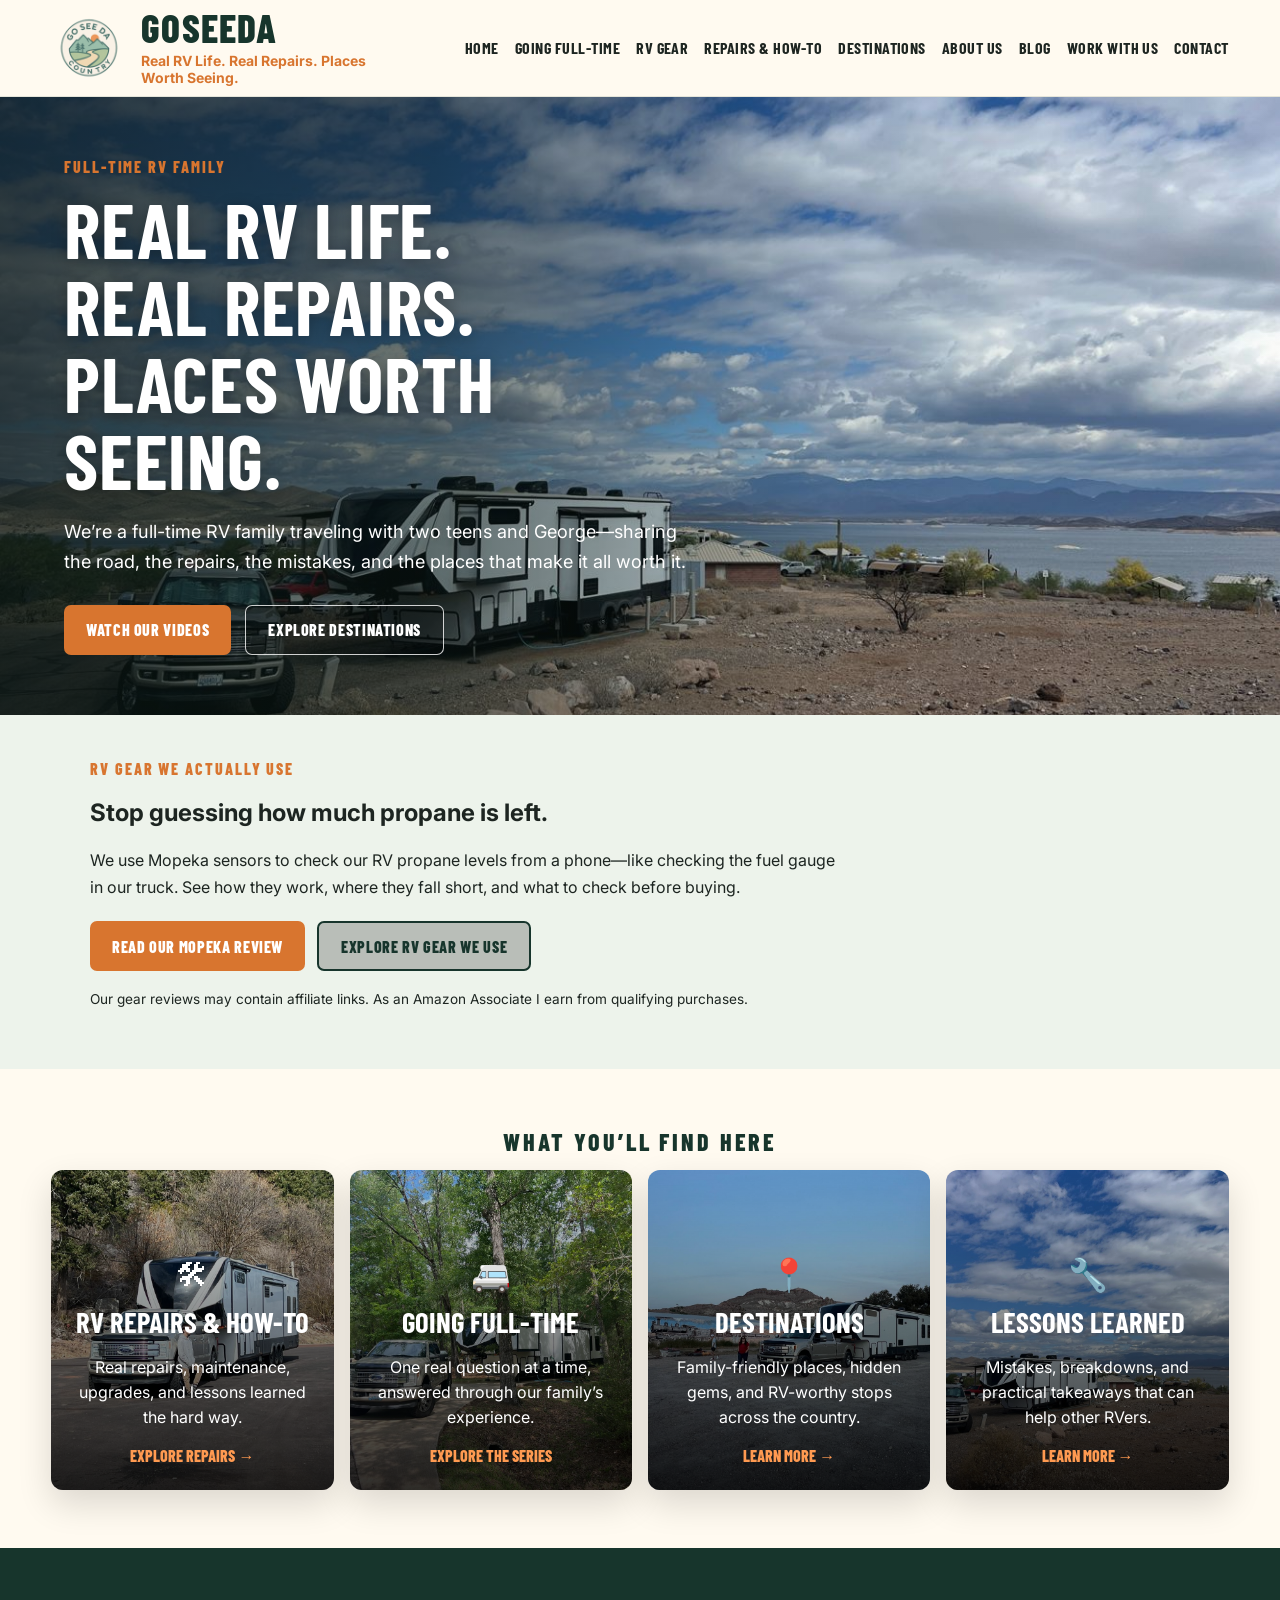
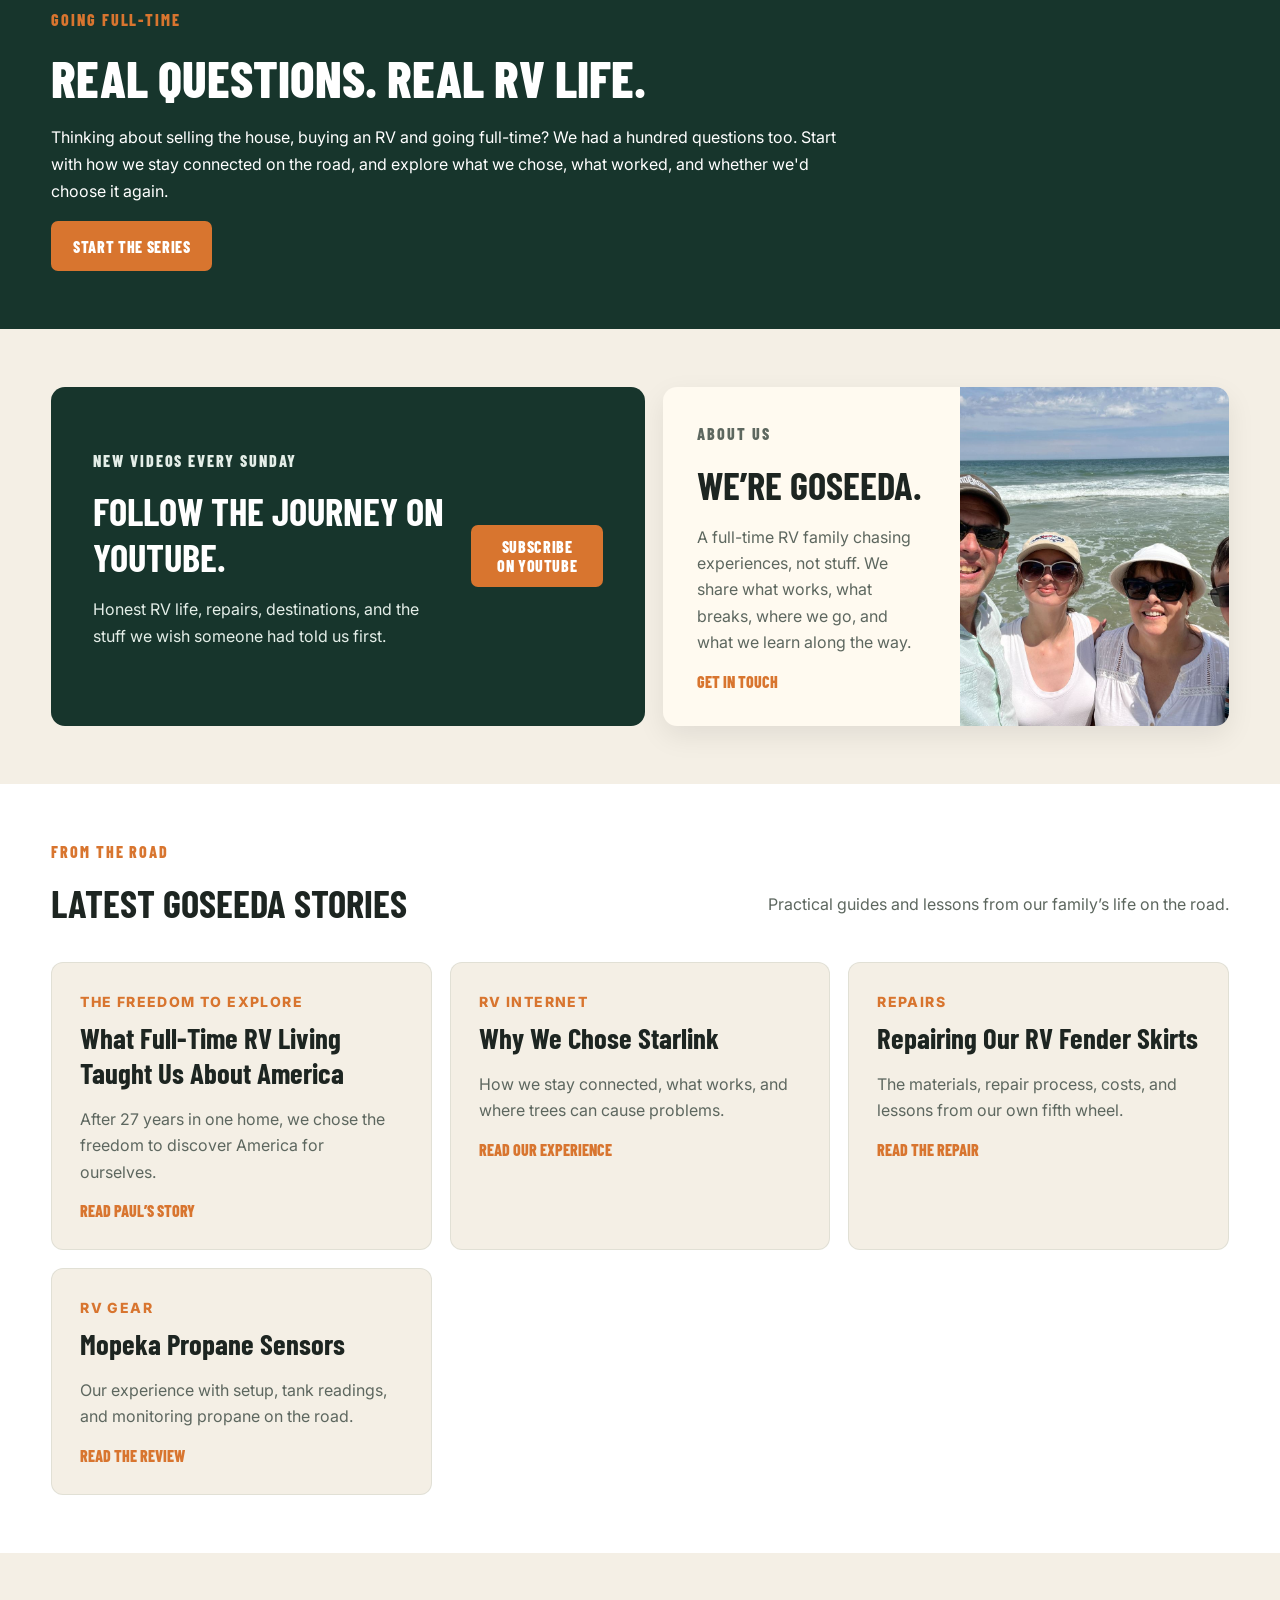
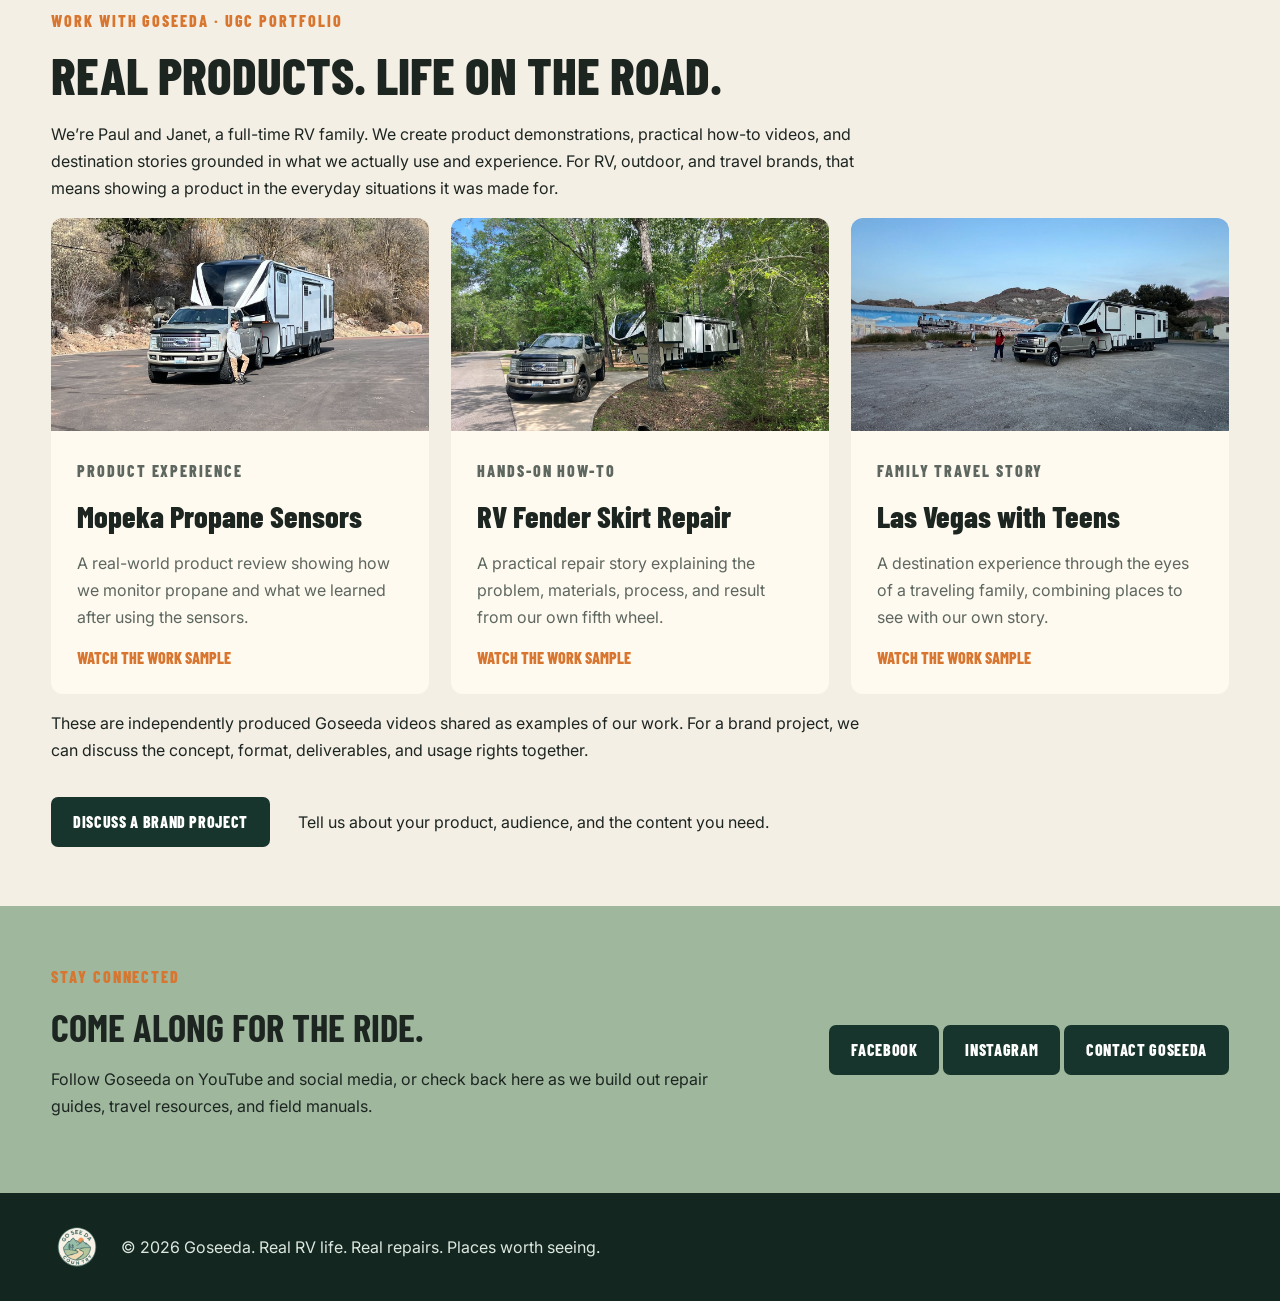
<file: index.html>
<!doctype html>
<html lang="en">
<head>
  <meta charset="utf-8">
  <meta name="viewport" content="width=device-width, initial-scale=1">
  <title>Goseeda | Real RV Life, Repairs & Destinations</title>
  <meta name="description" content="Goseeda follows a full-time RV family sharing honest RV life, real repairs, practical lessons, and destinations worth seeing.">
  <link rel="preconnect" href="https://fonts.googleapis.com">
  <link rel="preconnect" href="https://fonts.gstatic.com" crossorigin>
  <link href="https://fonts.googleapis.com/css2?family=Barlow+Condensed:wght@600;700;800&family=Inter:wght@400;500;600;700&display=swap" rel="stylesheet">
  <link rel="stylesheet" href="assets/website.css"><!-- Google tag (gtag.js) -->
<script async src="https://www.googletagmanager.com/gtag/js?id=G-EFR9YYZ0WN"></script>
<script>
  window.dataLayer = window.dataLayer || [];
  function gtag(){dataLayer.push(arguments);}
  gtag('js', new Date());
  gtag('config', 'G-EFR9YYZ0WN');
</script>
</head>
<body>
  <header class="site-header">
    <div class="brand">
      <img src="assets/site-0.png" alt="Goseeda logo">
      <div class="brand-text">
        <div class="wordmark">GOSEEDA</div>
        <div class="tagline">Real RV Life. Real Repairs. Places Worth Seeing.</div>
      </div>
    </div>

    <button class="menu-toggle" aria-label="Open menu" aria-controls="site-navigation" aria-expanded="false">☰</button>

    <nav class="nav" id="site-navigation" aria-label="Main navigation">
      <a href="#home">Home</a>
      <a href="going-full-time.html">Going Full-Time</a>
      <a href="rv-gear.html">RV Gear</a>
      <a href="repairs.html">Repairs & How-To</a>
      <a href="#destinations">Destinations</a>
      <a href="#about">About Us</a>
      <a href="#blog">Blog</a>
      <a href="#ugc">Work With Us</a>
      <a href="#contact">Contact</a>
    </nav>
  </header>

  <main id="home">
    <section class="hero">
      <img class="hero-image" src="assets/site-1.jpg" alt="Goseeda fifth wheel and truck overlooking a lake">
      <div class="hero-overlay"></div>
      <div class="hero-content">
        <p class="eyebrow">FULL-TIME RV FAMILY</p>
        <h1>REAL RV LIFE.<br>REAL REPAIRS.<br>PLACES WORTH SEEING.</h1>
        <p class="hero-copy">We’re a full-time RV family traveling with two teens and George—sharing the road, the repairs, the mistakes, and the places that make it all worth it.</p>
        <div class="hero-actions">
          <a class="btn btn-primary" href="https://www.youtube.com/@Goseedatravel" target="_blank" rel="noopener">Watch Our Videos</a>
          <a class="btn btn-secondary" href="#destinations">Explore Destinations</a>
        </div>
      </div>
    </section>

    <section class="section" aria-labelledby="gear-feature-heading" style="background:#edf3eb;padding-top:44px;padding-bottom:44px">
      <div style="max-width:1100px;margin:0 auto">
        <p class="section-kicker">RV GEAR WE ACTUALLY USE</p>
        <h2 id="gear-feature-heading">Stop guessing how much propane is left.</h2>
        <p style="max-width:760px;line-height:1.7">We use Mopeka sensors to check our RV propane levels from a phone—like checking the fuel gauge in our truck. See how they work, where they fall short, and what to check before buying.</p>
        <div class="hero-actions" style="display:flex;gap:12px;flex-wrap:wrap;margin-top:20px">
          <a class="btn btn-primary" href="mopeka-propane-sensor-review.html">Read our Mopeka review</a>
          <a class="btn btn-secondary" href="rv-gear.html" style="color:#17352c;border:2px solid #17352c">Explore RV gear we use</a>
        </div>
        <p style="font-size:.85rem;line-height:1.6;margin-top:18px">Our gear reviews may contain affiliate links. As an Amazon Associate I earn from qualifying purchases.</p>
      </div>
    </section>

    <section class="section intro">
      <p class="section-kicker">WHAT YOU’LL FIND HERE</p>
      <div class="cards">
        <article class="card" id="repairs">
          <img src="assets/site-2.jpg" alt="Goseeda truck and fifth wheel">
          <div class="card-shade"></div>
          <div class="card-content">
            <span class="icon">🛠</span>
            <h2>RV Repairs & How-To</h2>
            <p>Real repairs, maintenance, upgrades, and lessons learned the hard way.</p>
            <a href="repairs.html">Explore Repairs →</a>
          </div>
        </article>

        <article class="card" id="rv-life">
          <img src="assets/site-3.jpg" alt="Goseeda fifth wheel at a wooded campsite">
          <div class="card-shade"></div>
          <div class="card-content">
            <span class="icon">🚐</span>
            <h2>Going Full-Time</h2>
            <p>One real question at a time, answered through our family’s experience.</p>
            <a href="going-full-time.html">Explore the series</a>
          </div>
        </article>

        <article class="card" id="destinations">
          <img src="assets/site-4.jpg" alt="Goseeda fifth wheel in a desert destination">
          <div class="card-shade"></div>
          <div class="card-content">
            <span class="icon">📍</span>
            <h2>Destinations</h2>
            <p>Family-friendly places, hidden gems, and RV-worthy stops across the country.</p>
            <a href="#blog">Learn More →</a>
          </div>
        </article>

        <article class="card">
          <img src="assets/site-1.jpg" alt="RV travel landscape">
          <div class="card-shade"></div>
          <div class="card-content">
            <span class="icon">🔧</span>
            <h2>Lessons Learned</h2>
            <p>Mistakes, breakdowns, and practical takeaways that can help other RVers.</p>
            <a href="#blog">Learn More →</a>
          </div>
        </article>
      </div>
    </section>

    <section class="section series"><p class="section-kicker">GOING FULL-TIME</p><h2>Real questions. Real RV life.</h2><p>Thinking about selling the house, buying an RV and going full-time? We had a hundred questions too. Start with how we stay connected on the road, and explore what we chose, what worked, and whether we'd choose it again.</p><a class="btn btn-primary" href="going-full-time.html">Start the series</a></section>
    <section class="split section" id="about">
      <div class="youtube-panel">
        <div>
          <p class="section-kicker light">NEW VIDEOS EVERY SUNDAY</p>
          <h2>Follow the journey on YouTube.</h2>
          <p>Honest RV life, repairs, destinations, and the stuff we wish someone had told us first.</p>
        </div>
        <a class="btn btn-primary" href="https://www.youtube.com/@Goseedatravel" target="_blank" rel="noopener">Subscribe on YouTube</a>
      </div>

      <div class="about-panel">
        <div class="about-copy">
          <p class="section-kicker">ABOUT US</p>
          <h2>We’re Goseeda.</h2>
          <p>A full-time RV family chasing experiences, not stuff. We share what works, what breaks, where we go, and what we learn along the way.</p>
          <a class="text-link" href="#contact">Get in touch</a>
        </div>
        <img src="assets/site-6.jpg" alt="The Goseeda family at the beach">
      </div>
    </section>

    <section class="section blog" id="blog">
      <p class="section-kicker">FROM THE ROAD</p>
      <div class="blog-head">
        <h2>Latest Goseeda Stories</h2>
        <p>Practical guides and lessons from our family’s life on the road.</p>
      </div>
      <div class="post-grid">
<article class="post"><span>THE FREEDOM TO EXPLORE</span><h3>What Full-Time RV Living Taught Us About America</h3><p>After 27 years in one home, we chose the freedom to discover America for ourselves.</p><a class="text-link" href="freedom-to-explore.html">Read Paul’s story</a></article>
<article class="post"><span>RV INTERNET</span><h3>Why We Chose Starlink</h3><p>How we stay connected, what works, and where trees can cause problems.</p><a class="text-link" href="full-time-rv-internet-starlink.html">Read our experience</a></article>
<article class="post"><span>REPAIRS</span><h3>Repairing Our RV Fender Skirts</h3><p>The materials, repair process, costs, and lessons from our own fifth wheel.</p><a class="text-link" href="rv-fender-skirt-repair.html">Read the repair</a></article>
<article class="post"><span>RV GEAR</span><h3>Mopeka Propane Sensors</h3><p>Our experience with setup, tank readings, and monitoring propane on the road.</p><a class="text-link" href="mopeka-propane-sensor-review.html">Read the review</a></article>
</div>
    </section>

    <section class="section portfolio" id="ugc"><p class="section-kicker">WORK WITH GOSEEDA · UGC PORTFOLIO</p><h2>Real products. Life on the road.</h2><p class="portfolio-intro">We’re Paul and Janet, a full-time RV family. We create product demonstrations, practical how-to videos, and destination stories grounded in what we actually use and experience. For RV, outdoor, and travel brands, that means showing a product in the everyday situations it was made for.</p><div class="portfolio-grid">
<article class="portfolio-card"><img src="assets/site-2.jpg" alt="Our truck and fifth wheel on the road" loading="lazy"><div class="portfolio-body"><p class="section-kicker">PRODUCT EXPERIENCE</p><h3>Mopeka Propane Sensors</h3><p>A real-world product review showing how we monitor propane and what we learned after using the sensors.</p><a class="text-link" href="https://youtu.be/JTgVSaGt4UY" target="_blank" rel="noopener">Watch the work sample</a></div></article>
<article class="portfolio-card"><img src="assets/site-3.jpg" alt="Our fifth wheel at a wooded campsite" loading="lazy"><div class="portfolio-body"><p class="section-kicker">HANDS-ON HOW-TO</p><h3>RV Fender Skirt Repair</h3><p>A practical repair story explaining the problem, materials, process, and result from our own fifth wheel.</p><a class="text-link" href="https://youtu.be/_p83vAM0T84" target="_blank" rel="noopener">Watch the work sample</a></div></article>
<article class="portfolio-card"><img src="assets/site-4.jpg" alt="Our fifth wheel in a desert destination" loading="lazy"><div class="portfolio-body"><p class="section-kicker">FAMILY TRAVEL STORY</p><h3>Las Vegas with Teens</h3><p>A destination experience through the eyes of a traveling family, combining places to see with our own story.</p><a class="text-link" href="https://youtu.be/RwNiGP1igTc" target="_blank" rel="noopener">Watch the work sample</a></div></article></div><p class="portfolio-intro">These are independently produced Goseeda videos shared as examples of our work. For a brand project, we can discuss the concept, format, deliverables, and usage rights together.</p><div class="portfolio-cta"><a class="btn btn-dark" href="mailto:hello@goseeda.com?subject=Goseeda%20brand%20content%20inquiry">Discuss a brand project</a><p>Tell us about your product, audience, and the content you need.</p></div></section>
    <section class="contact section" id="contact">
      <div>
        <p class="section-kicker">STAY CONNECTED</p>
        <h2>Come along for the ride.</h2>
        <p>Follow Goseeda on YouTube and social media, or check back here as we build out repair guides, travel resources, and field manuals.</p>
      </div>
      <div class="social-actions">
        <a class="btn btn-dark" href="https://www.facebook.com/profile.php?id=61577538875404" target="_blank" rel="noopener">Facebook</a>
        <a class="btn btn-dark" href="https://www.instagram.com/goseedatravel/?hl=en" target="_blank" rel="noopener">Instagram</a>
        <a class="btn btn-dark" href="mailto:hello@goseeda.com">Contact Goseeda</a>
      </div>
    </section>
  </main>

  <footer>
    <img src="assets/site-0.png" alt="">
    <p>© 2026 Goseeda. Real RV life. Real repairs. Places worth seeing.</p>
  </footer>

  <script>const toggle = document.querySelector('.menu-toggle');
const nav = document.querySelector('.nav');

toggle?.addEventListener('click', () => {
  const isOpen = nav.classList.toggle('open');
  toggle.setAttribute('aria-expanded', String(isOpen));
  toggle.setAttribute('aria-label', isOpen ? 'Close menu' : 'Open menu');
});

nav?.querySelectorAll('a').forEach(link => {
  link.addEventListener('click', () => {
    nav.classList.remove('open');
    toggle?.setAttribute('aria-expanded', 'false');
    toggle?.setAttribute('aria-label', 'Open menu');
  });
});
</script></body>
</html>
</file>
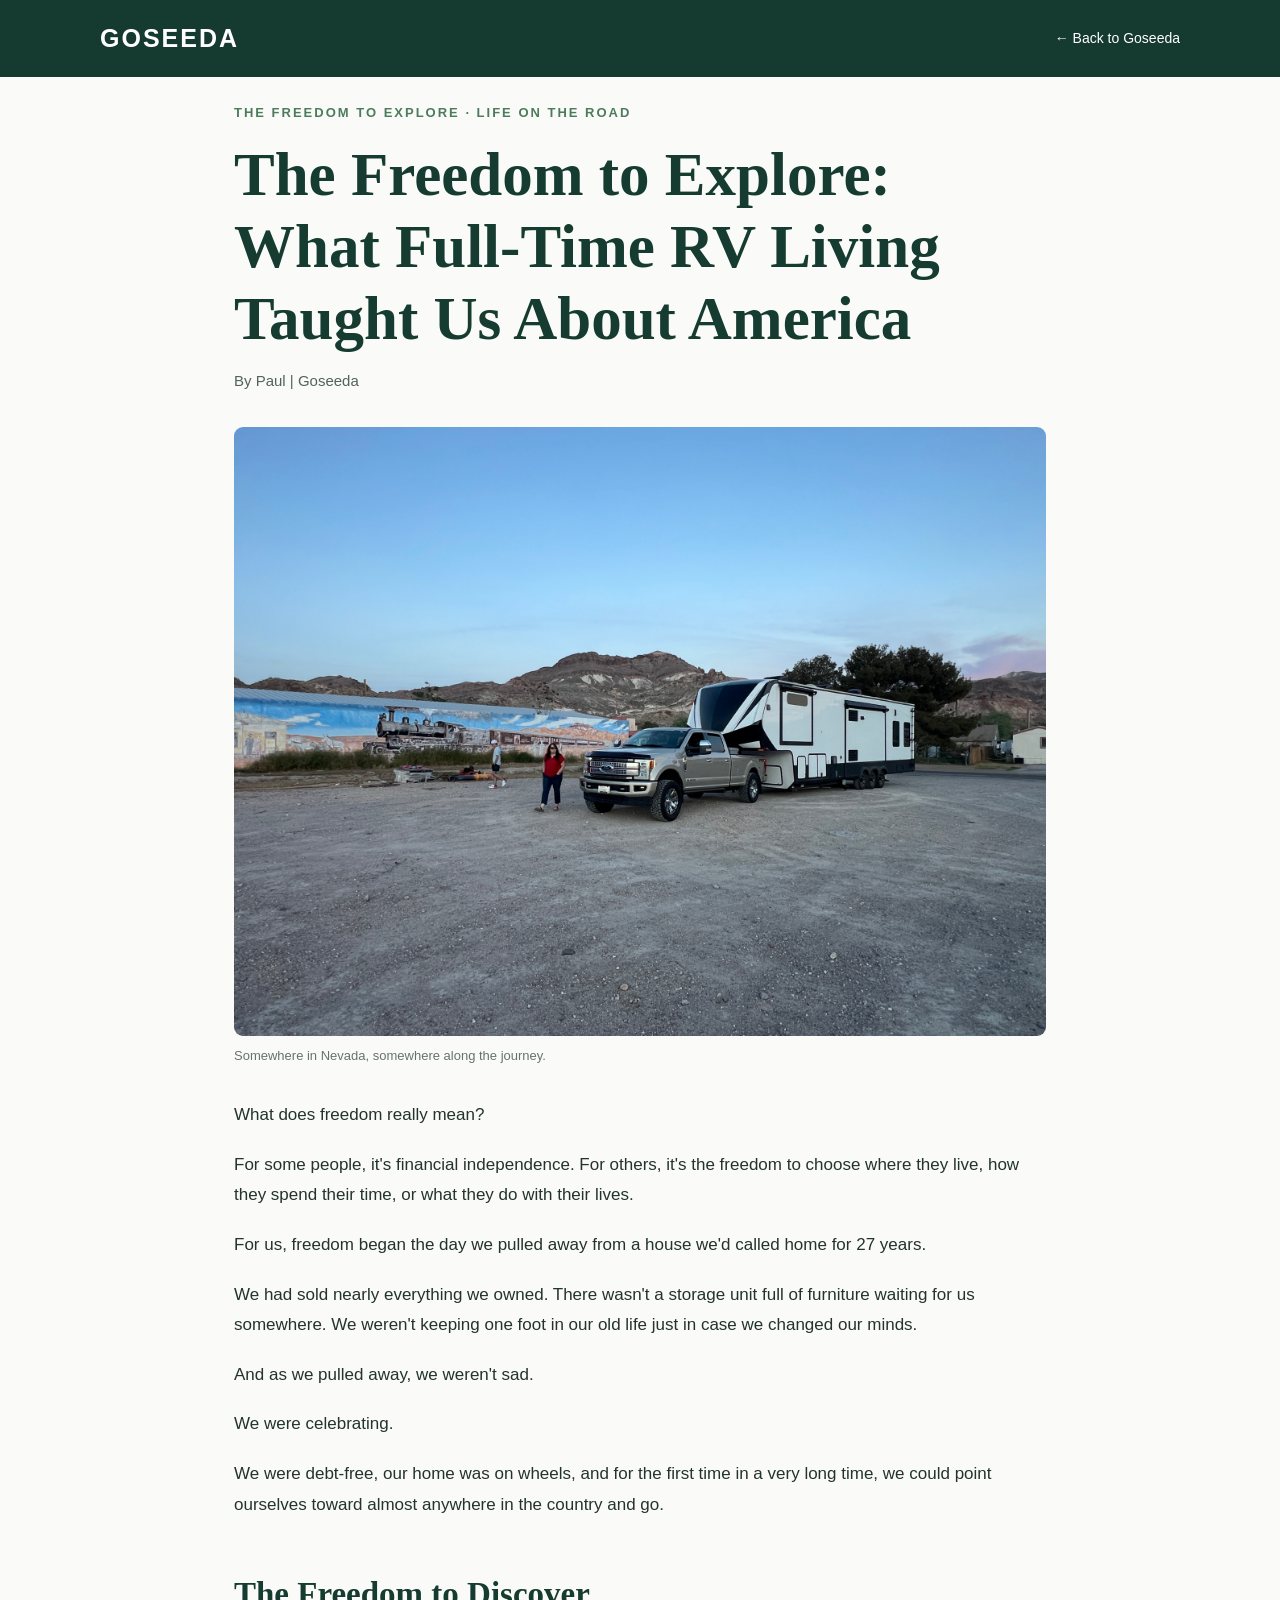
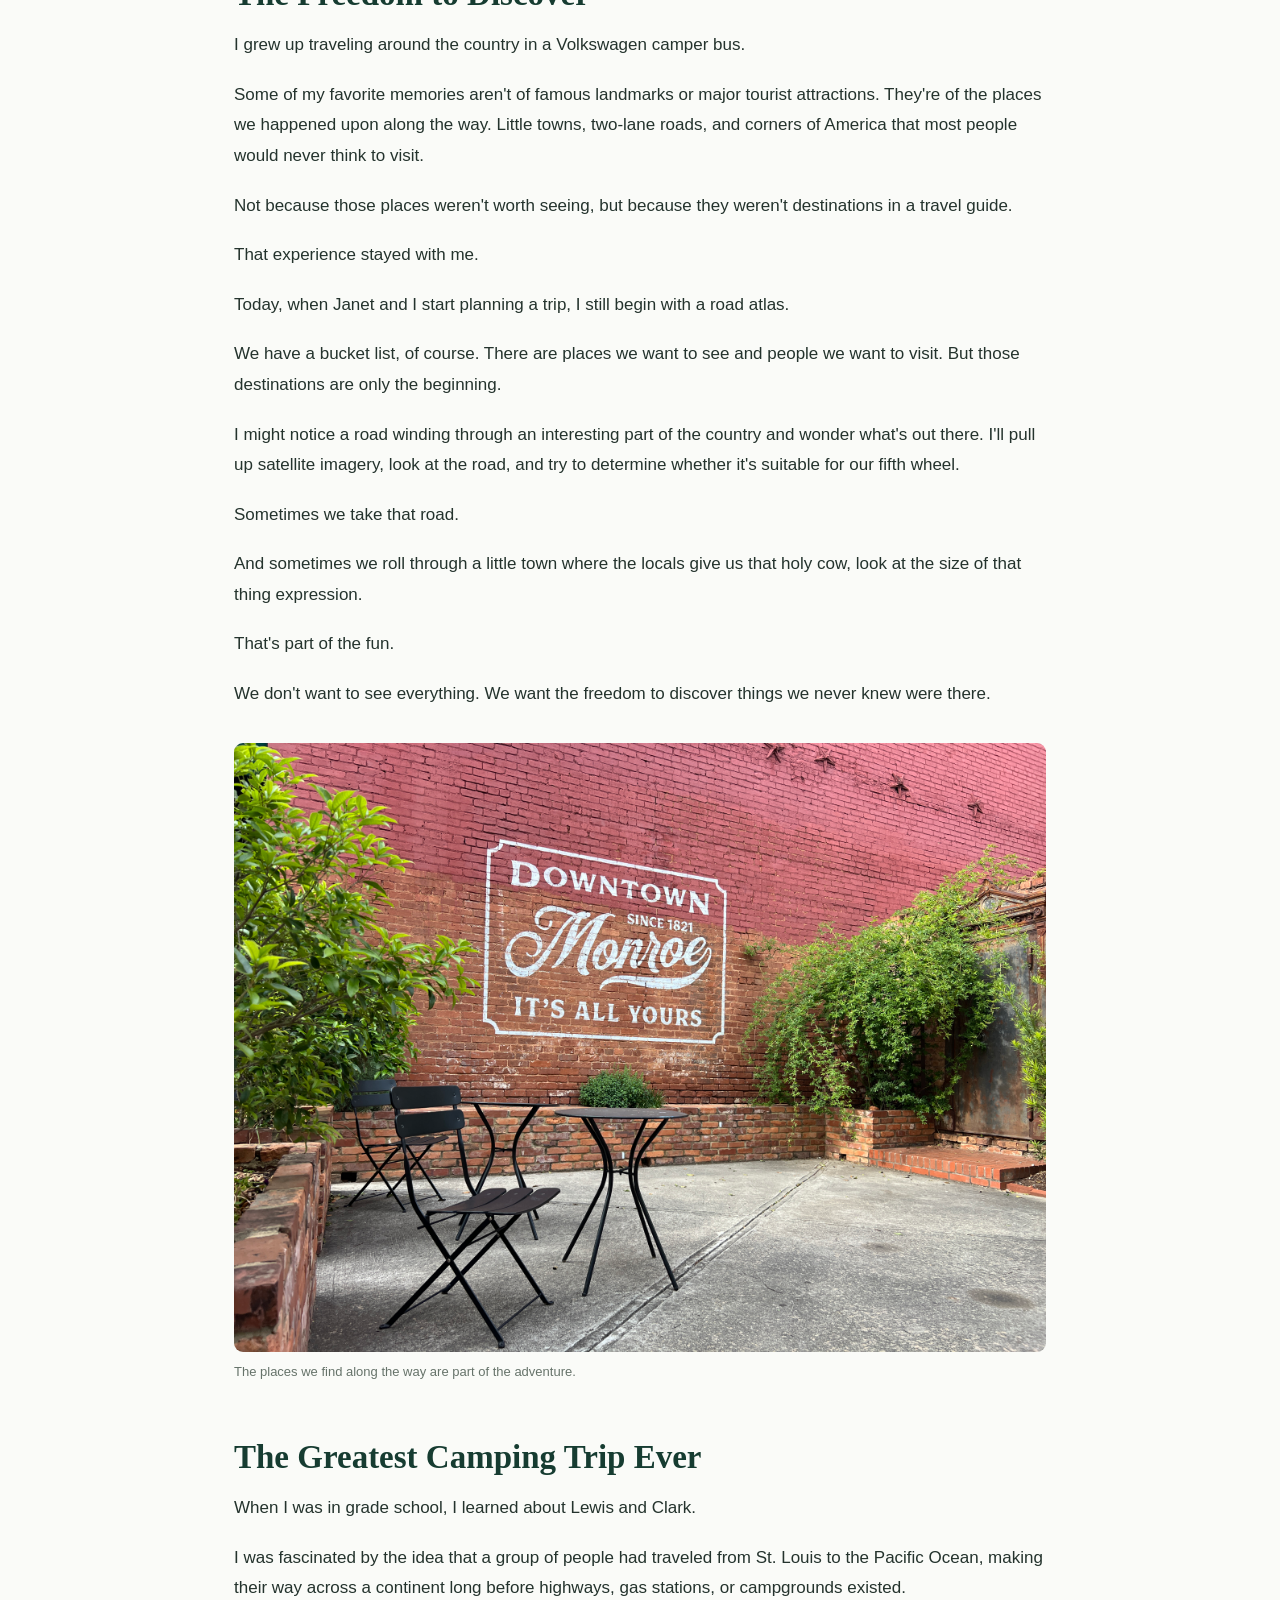
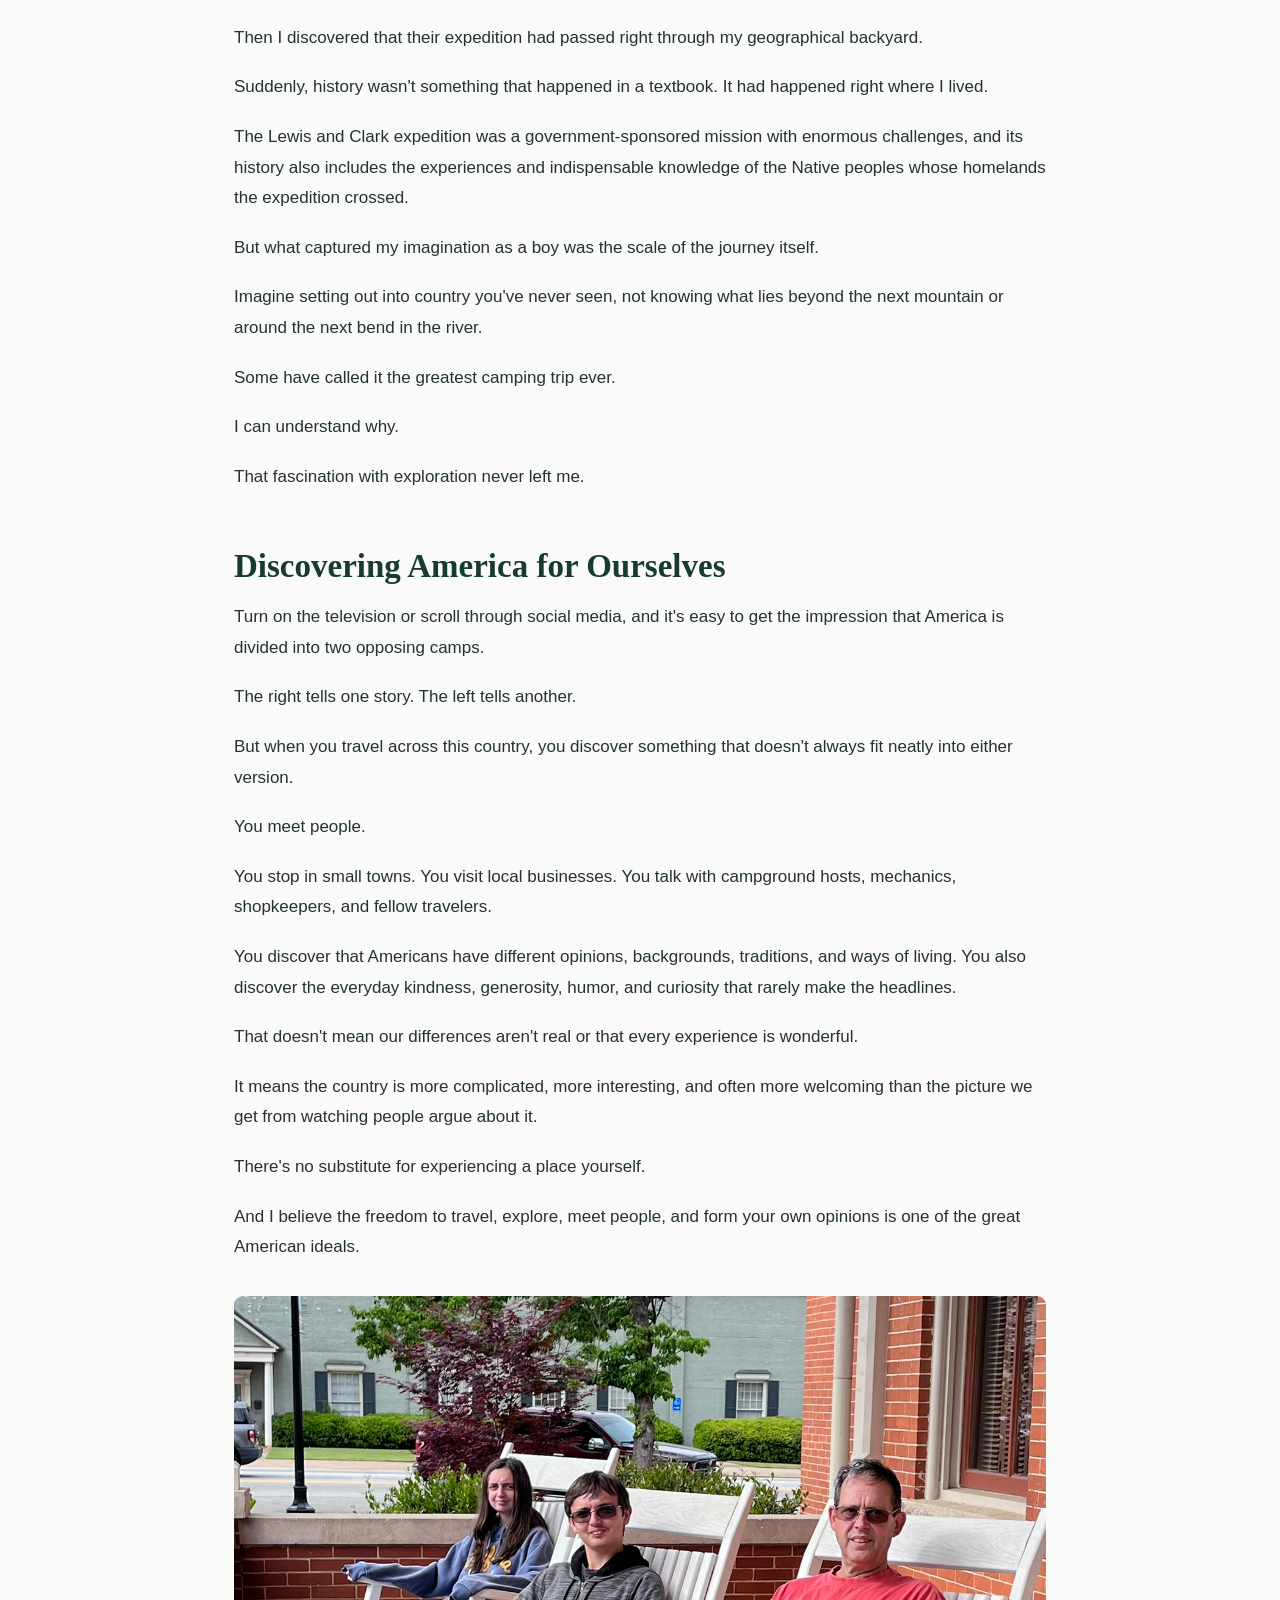
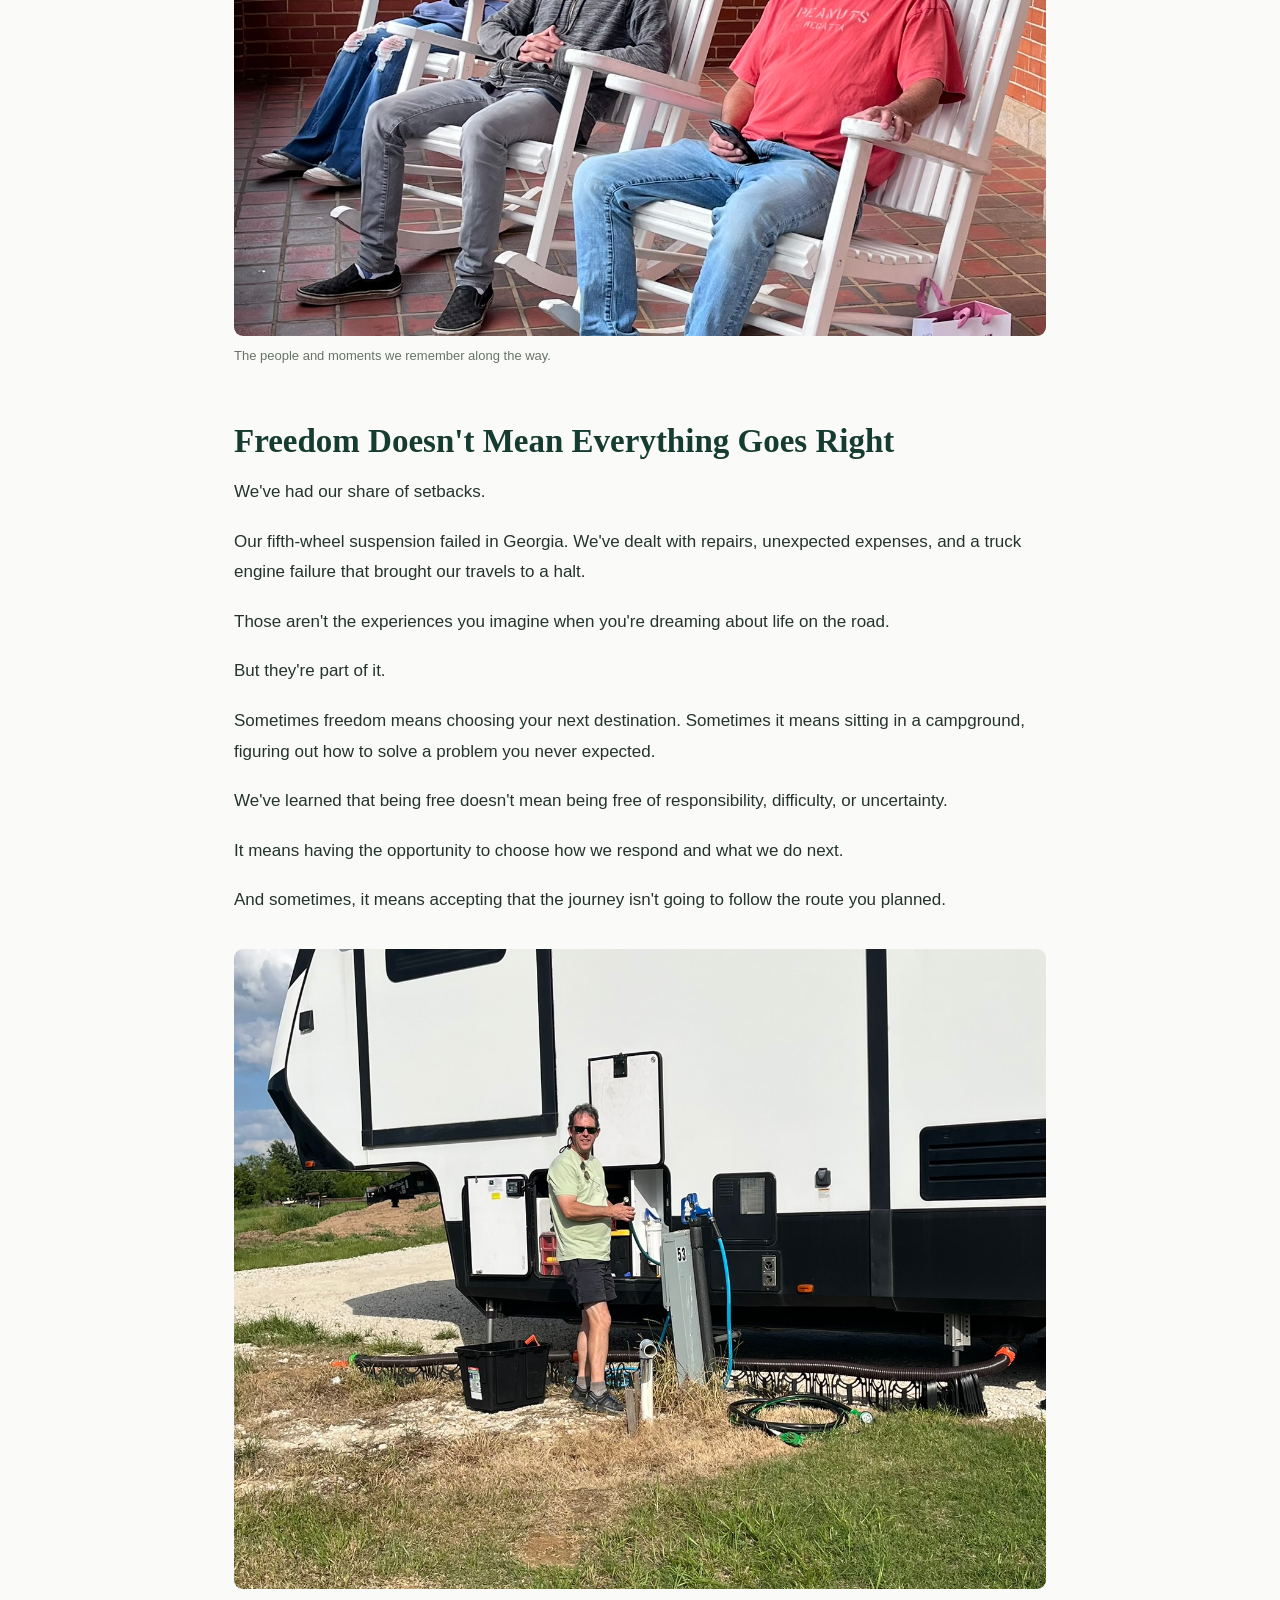
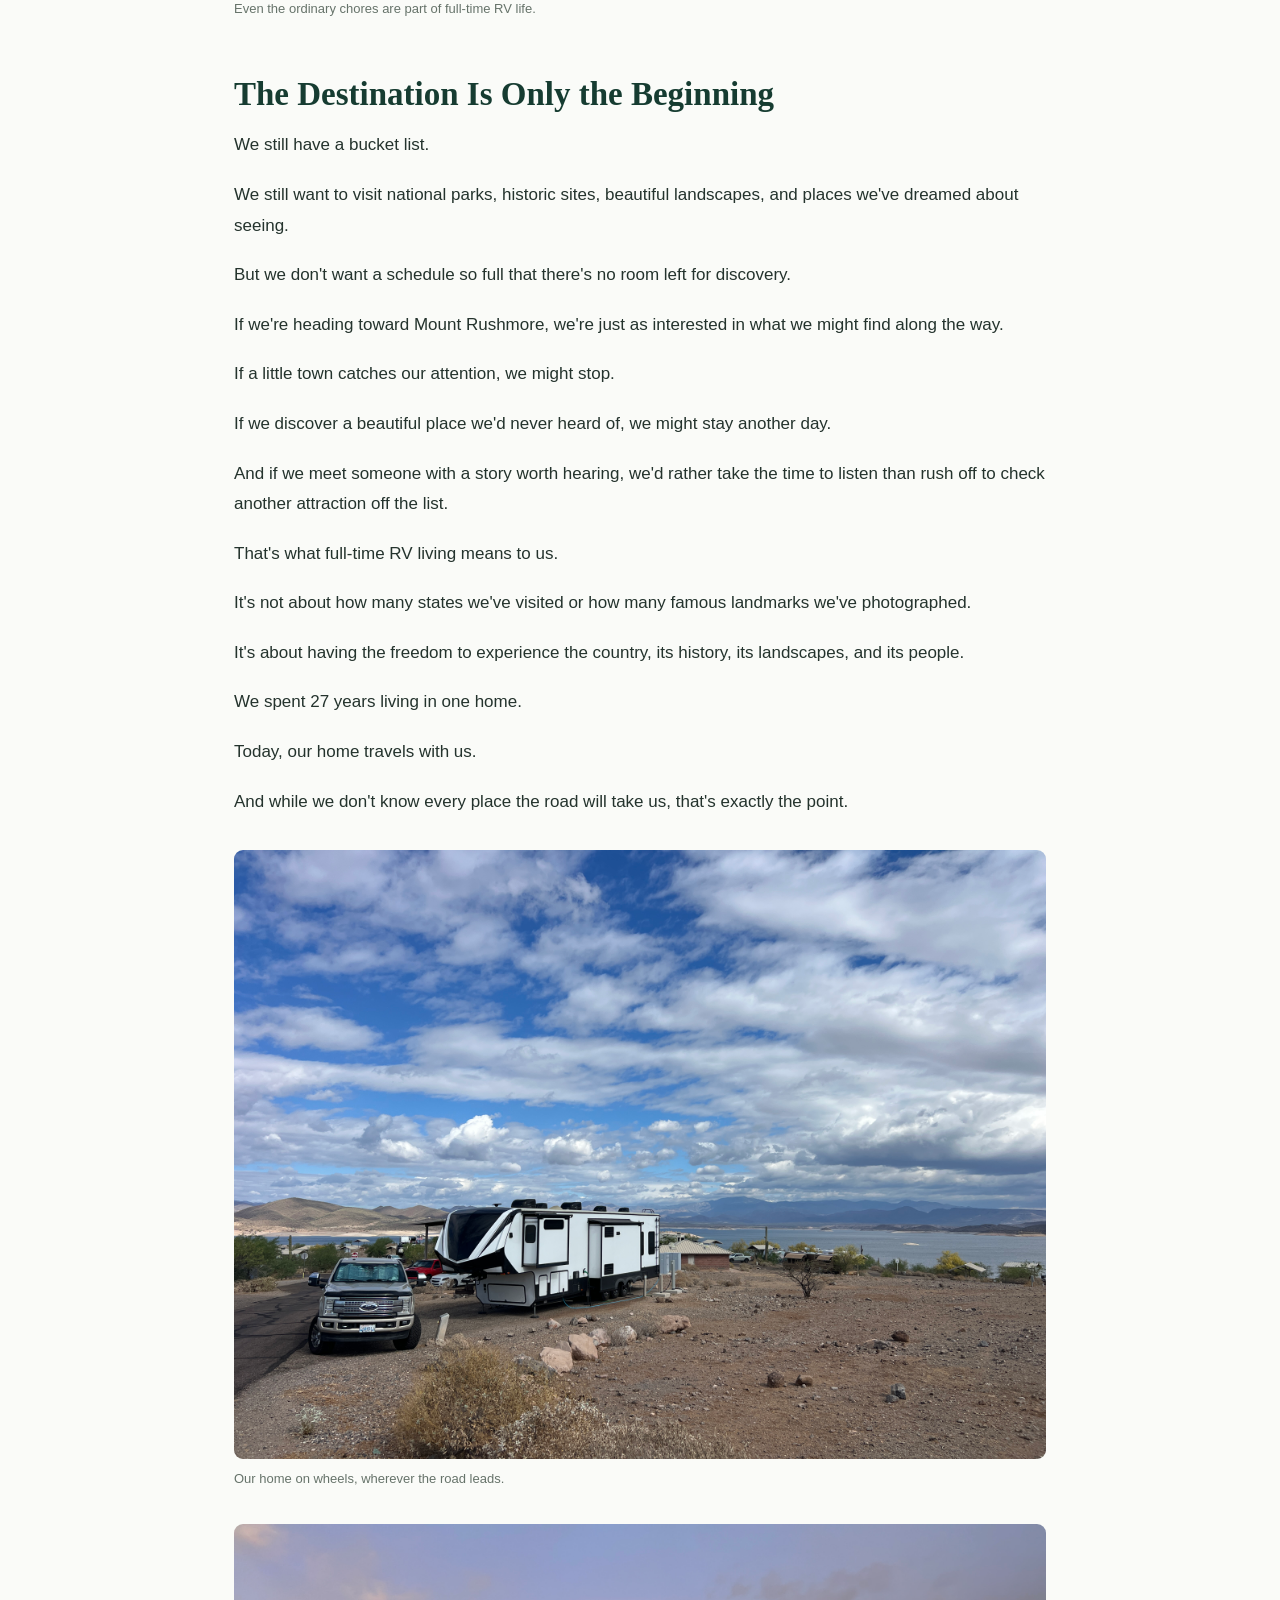
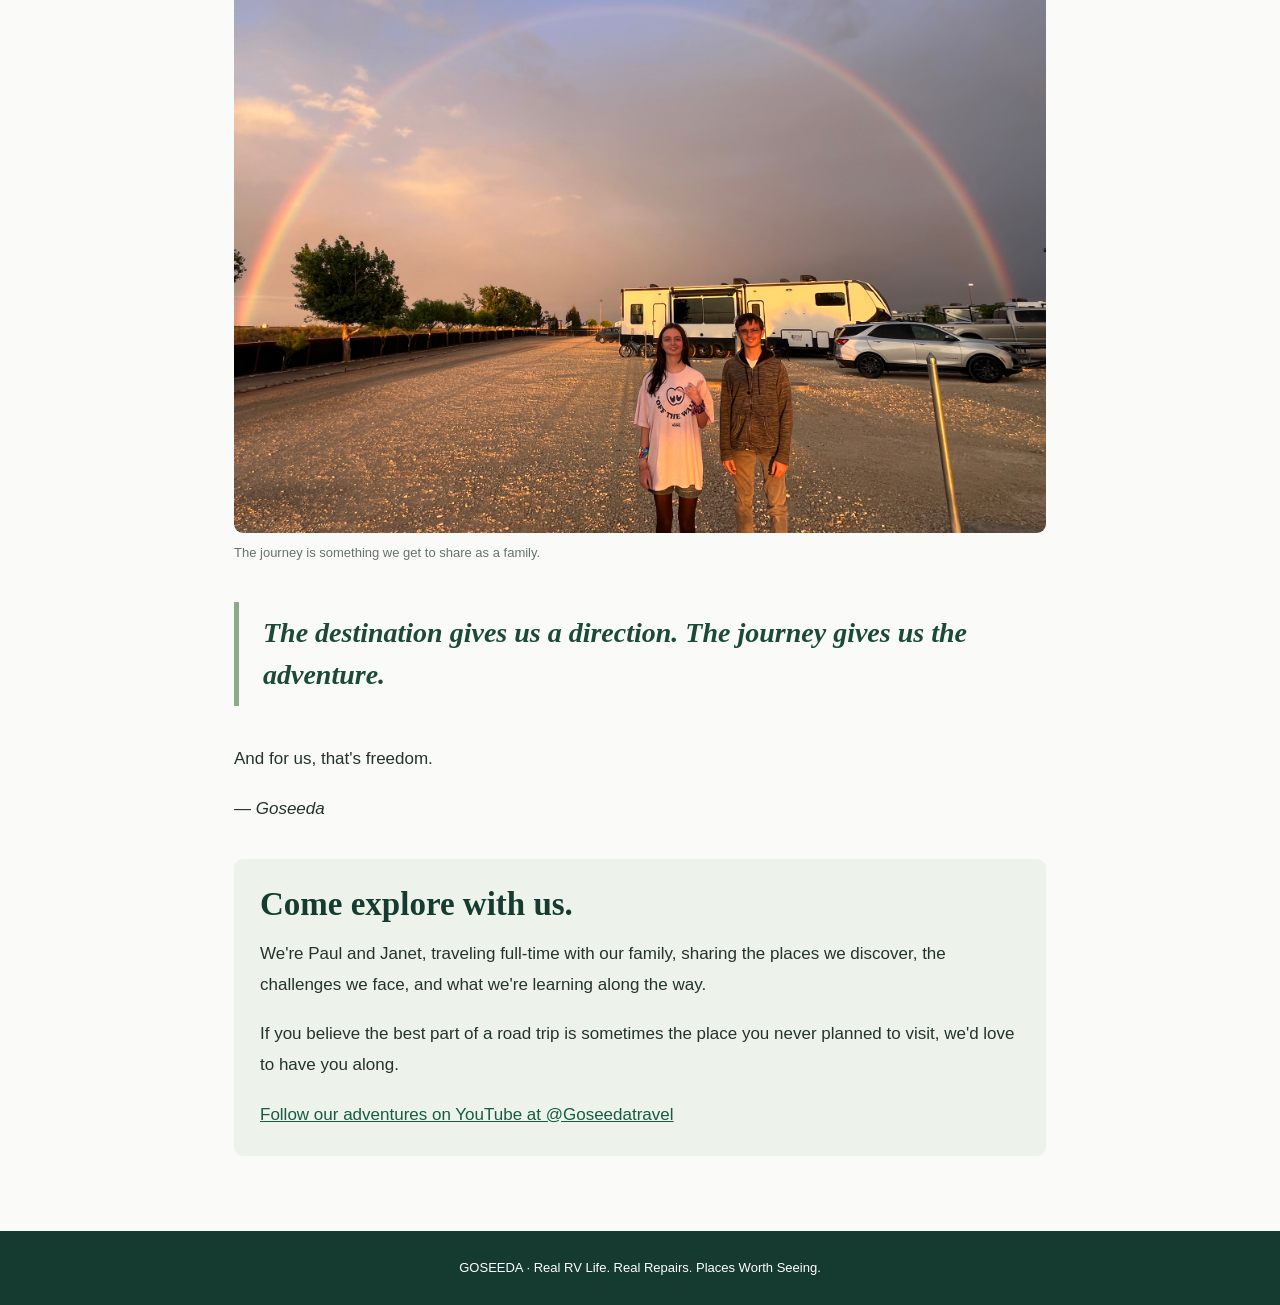
<file: freedom-to-explore.html>
<!doctype html><html lang="en"><head><meta charset="utf-8"><meta name="viewport" content="width=device-width,initial-scale=1"><title>Full-Time RV Living and the Freedom to Explore America | Goseeda</title><meta name="description" content="After 27 years in one home, we sold nearly everything and chose full-time RV living. Discover what freedom, exploration, and experiencing America mean to us."><link rel="canonical" href="https://goseeda.com/freedom-to-explore.html"><meta property="og:type" content="article"><meta property="og:title" content="The Freedom to Explore: What Full-Time RV Living Taught Us About America"><meta property="og:description" content="A personal story about freedom, exploration, and discovering America for ourselves."><meta property="og:image" content="https://goseeda.com/images/IMG_1814%20(3).JPEG"><style>*{box-sizing:border-box}body{margin:0;color:#24332d;font:17px/1.8 Arial,sans-serif;background:#fafbf8}header{background:#153a30;color:white;padding:16px max(22px,calc((100vw - 1080px)/2));display:flex;justify-content:space-between;align-items:center}header b{font-size:25px;letter-spacing:2px}header a{color:white;text-decoration:none;font-size:14px}.wrap{max-width:860px;margin:auto;padding:28px 24px 75px}.kicker{font:700 13px Arial;letter-spacing:2px;color:#4d7c5c;text-transform:uppercase}h1,h2{font-family:Georgia,serif;line-height:1.18;color:#163c31}h1{font-size:clamp(36px,6vw,61px);margin:15px 0 12px}h2{font-size:33px;margin:55px 0 16px}.byline{font-size:15px;color:#52635b;margin-bottom:25px}.lead{font-size:21px;line-height:1.65}p{margin:0 0 19px}figure{margin:33px 0}figure img{width:100%;height:auto;max-height:640px;object-fit:cover;display:block;border-radius:9px}figcaption{font-size:13px;color:#66736a;margin-top:8px}.quote{font:italic 28px/1.5 Georgia,serif;border-left:5px solid #8daa87;padding:10px 24px;margin:38px 0;color:#1b4a3a}.end{background:#edf3eb;padding:26px;border-radius:9px;margin-top:35px}.end a{color:#175b45}footer{background:#153a30;color:white;text-align:center;padding:25px;font-size:13px}@media(max-width:600px){header{padding:14px 22px}h2{font-size:28px}}</style></head><body><header><b>GOSEEDA</b><a href="/">← Back to Goseeda</a></header><main class="wrap"><p class="kicker">The Freedom to Explore · Life on the Road</p><h1>The Freedom to Explore: What Full-Time RV Living Taught Us About America</h1><p class="byline">By Paul | Goseeda</p><figure><img src="images/IMG_1814%20(3).JPEG" alt="Goseeda Ford F-350 and fifth-wheel RV beside a railroad mural in Nevada"><figcaption>Somewhere in Nevada, somewhere along the journey.</figcaption></figure><p>What does freedom really mean?</p>
<p>For some people, it's financial independence. For others, it's the freedom to choose where they live, how they spend their time, or what they do with their lives.</p>
<p>For us, freedom began the day we pulled away from a house we'd called home for 27 years.</p>
<p>We had sold nearly everything we owned. There wasn't a storage unit full of furniture waiting for us somewhere. We weren't keeping one foot in our old life just in case we changed our minds.</p>
<p>And as we pulled away, we weren't sad.</p>
<p>We were celebrating.</p>
<p>We were debt-free, our home was on wheels, and for the first time in a very long time, we could point ourselves toward almost anywhere in the country and go.</p><h2>The Freedom to Discover</h2><p>I grew up traveling around the country in a Volkswagen camper bus.</p>
<p>Some of my favorite memories aren't of famous landmarks or major tourist attractions. They're of the places we happened upon along the way. Little towns, two-lane roads, and corners of America that most people would never think to visit.</p>
<p>Not because those places weren't worth seeing, but because they weren't destinations in a travel guide.</p>
<p>That experience stayed with me.</p>
<p>Today, when Janet and I start planning a trip, I still begin with a road atlas.</p>
<p>We have a bucket list, of course. There are places we want to see and people we want to visit. But those destinations are only the beginning.</p>
<p>I might notice a road winding through an interesting part of the country and wonder what's out there. I'll pull up satellite imagery, look at the road, and try to determine whether it's suitable for our fifth wheel.</p>
<p>Sometimes we take that road.</p>
<p>And sometimes we roll through a little town where the locals give us that holy cow, look at the size of that thing expression.</p>
<p>That's part of the fun.</p>
<p>We don't want to see everything. We want the freedom to discover things we never knew were there.</p><figure><img loading="lazy" src="images/IMG_2400.JPEG" alt="Downtown Monroe mural painted on a brick wall"><figcaption>The places we find along the way are part of the adventure.</figcaption></figure><h2>The Greatest Camping Trip Ever</h2><p>When I was in grade school, I learned about Lewis and Clark.</p>
<p>I was fascinated by the idea that a group of people had traveled from St. Louis to the Pacific Ocean, making their way across a continent long before highways, gas stations, or campgrounds existed.</p>
<p>Then I discovered that their expedition had passed right through my geographical backyard.</p>
<p>Suddenly, history wasn't something that happened in a textbook. It had happened right where I lived.</p>
<p>The Lewis and Clark expedition was a government-sponsored mission with enormous challenges, and its history also includes the experiences and indispensable knowledge of the Native peoples whose homelands the expedition crossed.</p>
<p>But what captured my imagination as a boy was the scale of the journey itself.</p>
<p>Imagine setting out into country you've never seen, not knowing what lies beyond the next mountain or around the next bend in the river.</p>
<p>Some have called it the greatest camping trip ever.</p>
<p>I can understand why.</p>
<p>That fascination with exploration never left me.</p><h2>Discovering America for Ourselves</h2><p>Turn on the television or scroll through social media, and it's easy to get the impression that America is divided into two opposing camps.</p>
<p>The right tells one story. The left tells another.</p>
<p>But when you travel across this country, you discover something that doesn't always fit neatly into either version.</p>
<p>You meet people.</p>
<p>You stop in small towns. You visit local businesses. You talk with campground hosts, mechanics, shopkeepers, and fellow travelers.</p>
<p>You discover that Americans have different opinions, backgrounds, traditions, and ways of living. You also discover the everyday kindness, generosity, humor, and curiosity that rarely make the headlines.</p>
<p>That doesn't mean our differences aren't real or that every experience is wonderful.</p>
<p>It means the country is more complicated, more interesting, and often more welcoming than the picture we get from watching people argue about it.</p>
<p>There's no substitute for experiencing a place yourself.</p>
<p>And I believe the freedom to travel, explore, meet people, and form your own opinions is one of the great American ideals.</p><figure><img loading="lazy" src="images/IMG_3439.JPEG" alt="Goseeda family sitting in rocking chairs on a veranda"><figcaption>The people and moments we remember along the way.</figcaption></figure><h2>Freedom Doesn't Mean Everything Goes Right</h2><p>We've had our share of setbacks.</p>
<p>Our fifth-wheel suspension failed in Georgia. We've dealt with repairs, unexpected expenses, and a truck engine failure that brought our travels to a halt.</p>
<p>Those aren't the experiences you imagine when you're dreaming about life on the road.</p>
<p>But they're part of it.</p>
<p>Sometimes freedom means choosing your next destination. Sometimes it means sitting in a campground, figuring out how to solve a problem you never expected.</p>
<p>We've learned that being free doesn't mean being free of responsibility, difficulty, or uncertainty.</p>
<p>It means having the opportunity to choose how we respond and what we do next.</p>
<p>And sometimes, it means accepting that the journey isn't going to follow the route you planned.</p><figure><img loading="lazy" src="images/IMG_3209.JPEG" alt="Paul working at the fifth-wheel RV utility hookup"><figcaption>Even the ordinary chores are part of full-time RV life.</figcaption></figure><h2>The Destination Is Only the Beginning</h2><p>We still have a bucket list.</p>
<p>We still want to visit national parks, historic sites, beautiful landscapes, and places we've dreamed about seeing.</p>
<p>But we don't want a schedule so full that there's no room left for discovery.</p>
<p>If we're heading toward Mount Rushmore, we're just as interested in what we might find along the way.</p>
<p>If a little town catches our attention, we might stop.</p>
<p>If we discover a beautiful place we'd never heard of, we might stay another day.</p>
<p>And if we meet someone with a story worth hearing, we'd rather take the time to listen than rush off to check another attraction off the list.</p>
<p>That's what full-time RV living means to us.</p>
<p>It's not about how many states we've visited or how many famous landmarks we've photographed.</p>
<p>It's about having the freedom to experience the country, its history, its landscapes, and its people.</p>
<p>We spent 27 years living in one home.</p>
<p>Today, our home travels with us.</p>
<p>And while we don't know every place the road will take us, that's exactly the point.</p><figure><img loading="lazy" src="images/IMG_1971%20(1).JPEG" alt="Goseeda fifth wheel and truck overlooking a lake"><figcaption>Our home on wheels, wherever the road leads.</figcaption></figure><figure><img loading="lazy" src="images/IMG_2022.JPEG" alt="Wyatt and Payton in front of the RV beneath a rainbow"><figcaption>The journey is something we get to share as a family.</figcaption></figure><p class="quote"><strong>The destination gives us a direction. The journey gives us the adventure.</strong></p><p>And for us, that's freedom.</p><p><em>— Goseeda</em></p><aside class="end"><h2 style="margin:0 0 15px">Come explore with us.</h2><p>We're Paul and Janet, traveling full-time with our family, sharing the places we discover, the challenges we face, and what we're learning along the way.</p><p>If you believe the best part of a road trip is sometimes the place you never planned to visit, we'd love to have you along.</p><a href="https://www.youtube.com/@Goseedatravel">Follow our adventures on YouTube at @Goseedatravel</a></aside></main><footer>GOSEEDA · Real RV Life. Real Repairs. Places Worth Seeing.</footer></body></html>
</file>
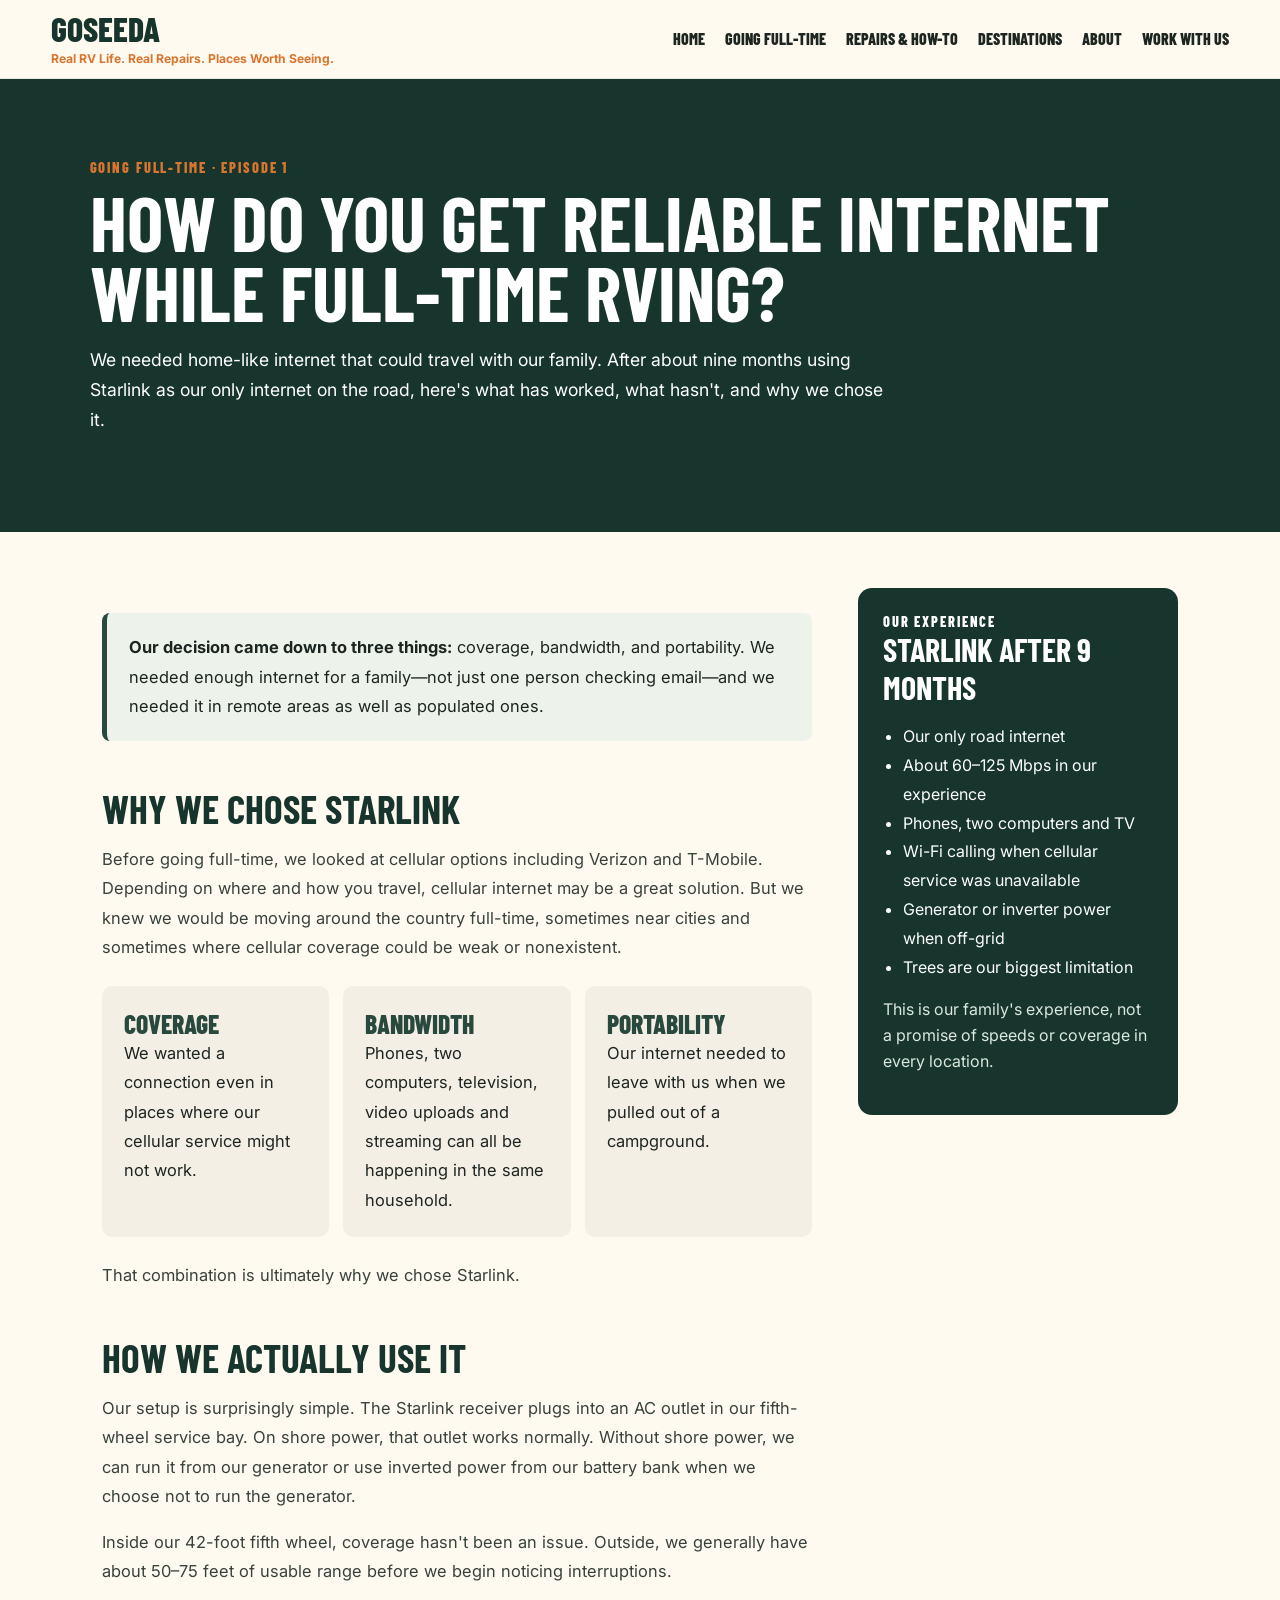
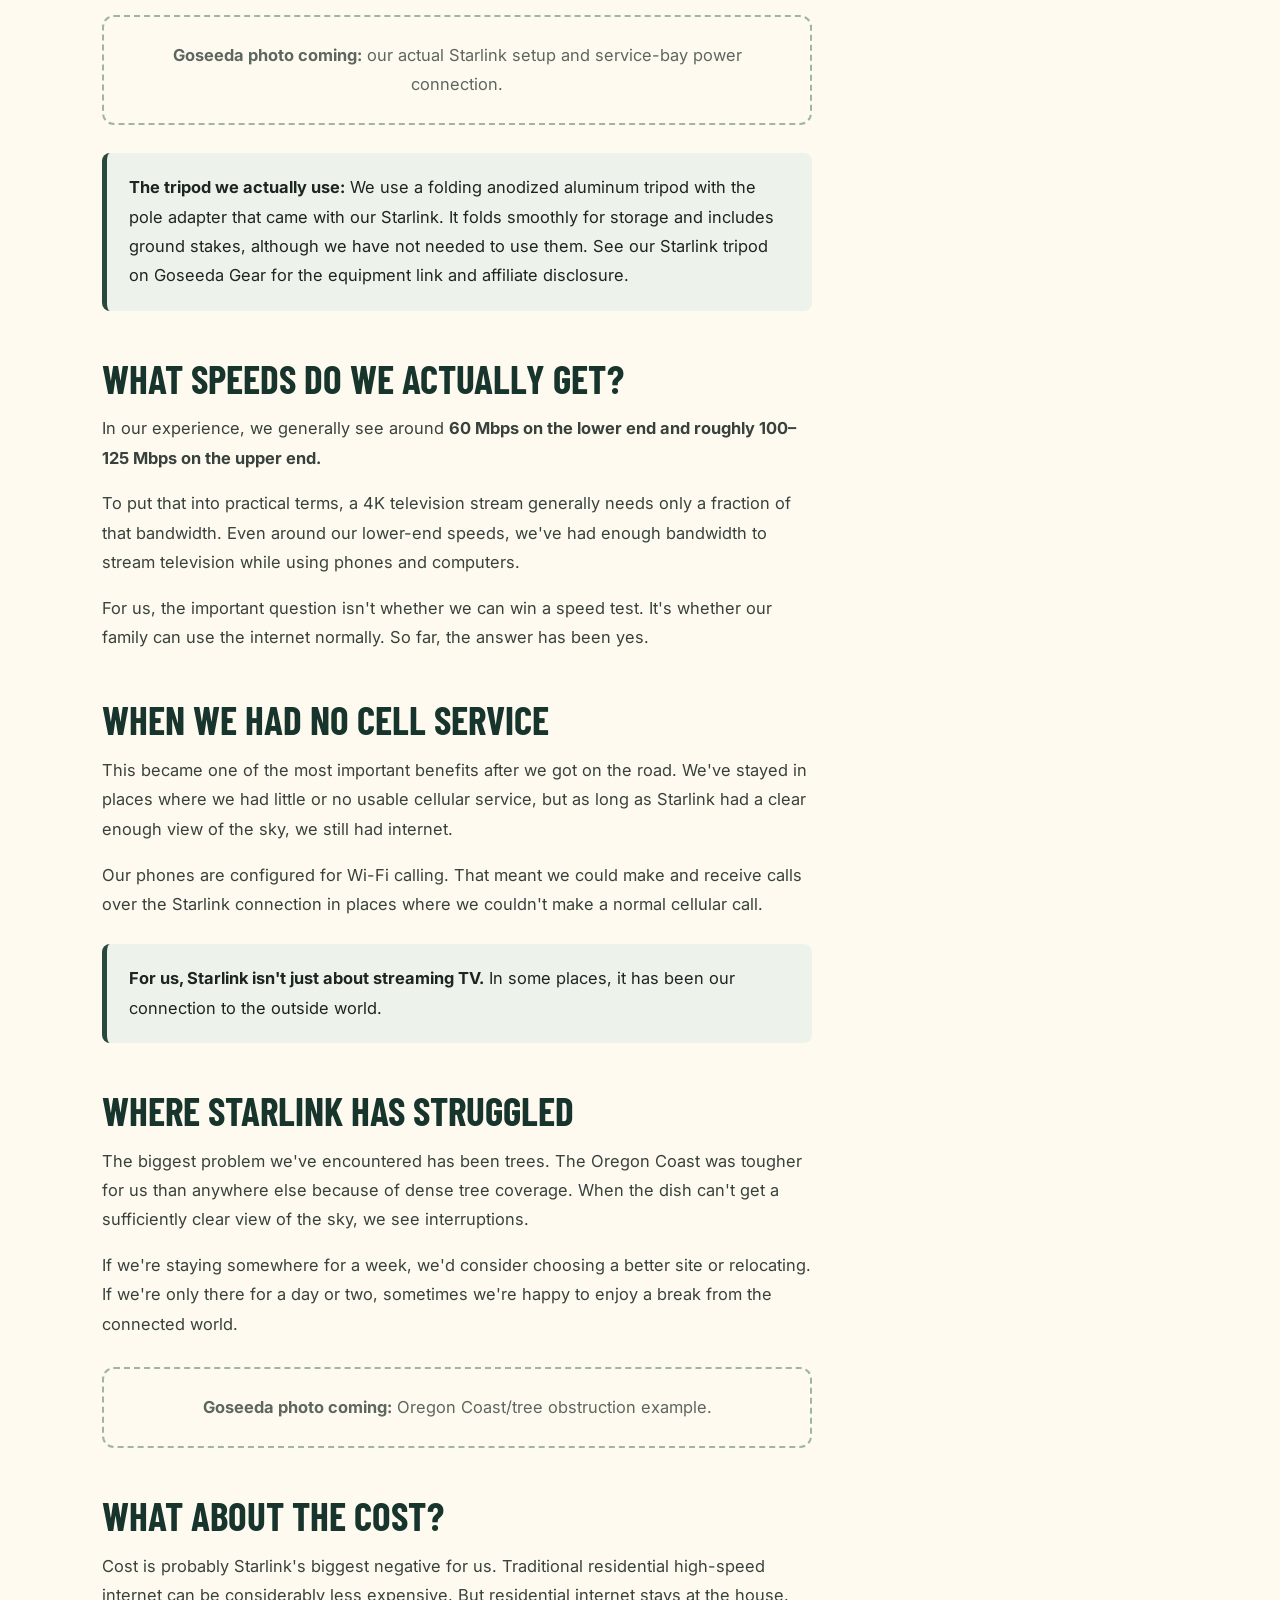
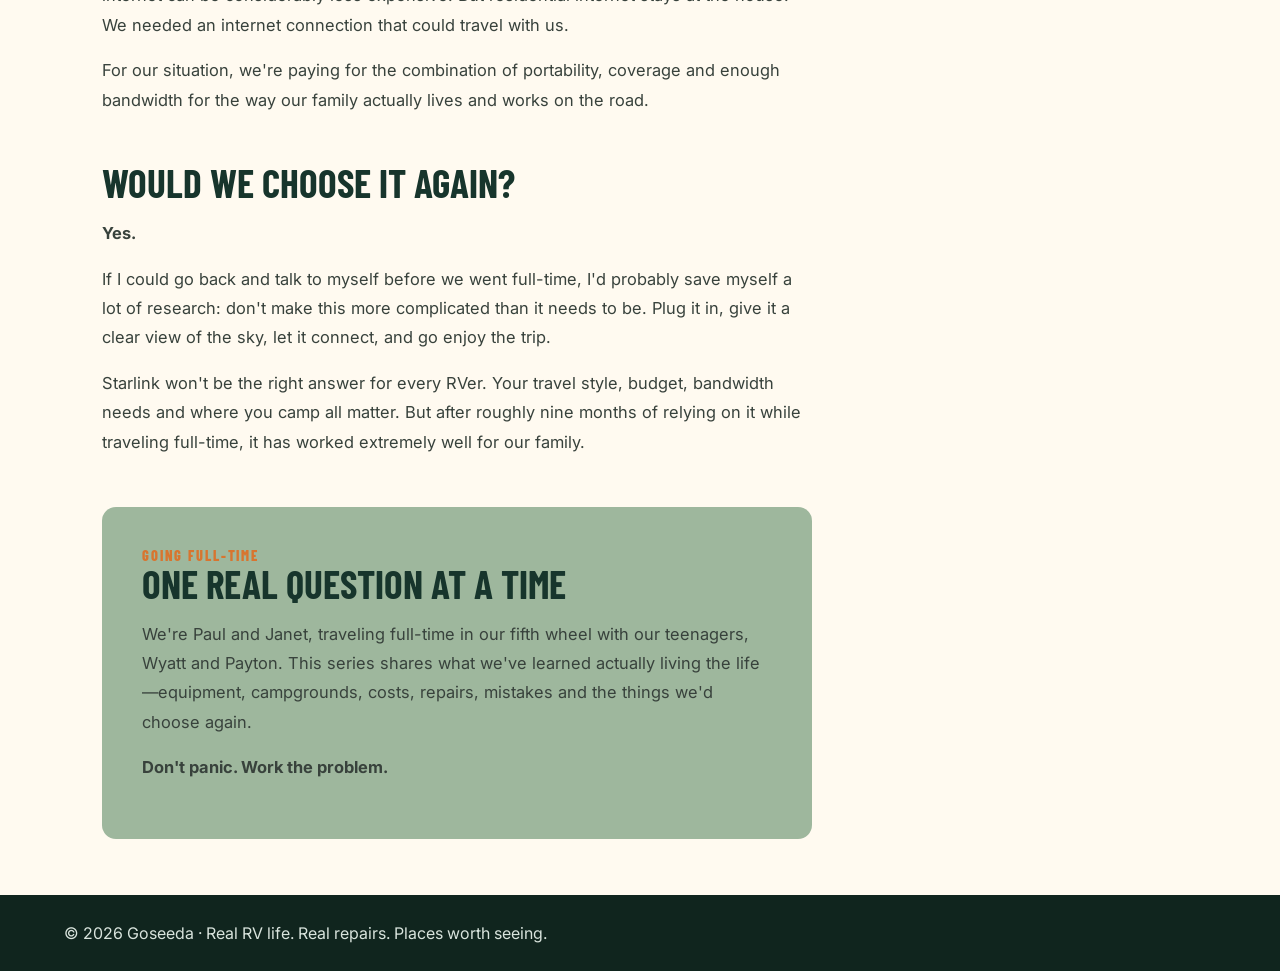
<file: full-time-rv-internet-starlink.html>
<!doctype html>
<html lang="en"><head><meta charset="utf-8"><meta name="viewport" content="width=device-width,initial-scale=1">
<title>Full-Time RV Internet: Why We Chose Starlink | Goseeda</title>
<meta name="description" content="How our family gets reliable internet while full-time RVing: why we chose Starlink, real-world speeds, Wi-Fi calling, power, tree limitations, and nine months of experience.">
<link rel="preconnect" href="https://fonts.googleapis.com"><link rel="preconnect" href="https://fonts.gstatic.com" crossorigin>
<link href="https://fonts.googleapis.com/css2?family=Barlow+Condensed:wght@600;700;800&family=Inter:wght@400;500;600;700&display=swap" rel="stylesheet">
<style>
:root{--cream:#f4efe5;--cream2:#fffaf0;--green:#29493f;--dark:#17352c;--sage:#9eb79d;--orange:#d8752f;--ink:#1d2521;--muted:#5d675f}
*{box-sizing:border-box}html{scroll-behavior:smooth}body{margin:0;background:var(--cream2);color:var(--ink);font-family:Inter,system-ui,sans-serif}a{color:inherit;text-decoration:none}
header{position:sticky;top:0;z-index:20;display:flex;align-items:center;gap:22px;padding:12px clamp(18px,4vw,54px);background:rgba(255,250,240,.97);border-bottom:1px solid rgba(0,0,0,.08)}
.wordmark{font:800 2.1rem/1 "Barlow Condensed",sans-serif;color:var(--dark)}.tag{font-size:.76rem;color:var(--orange);font-weight:700;margin-top:5px}nav{margin-left:auto;display:flex;gap:20px}nav a{font:800 1rem "Barlow Condensed",sans-serif;text-transform:uppercase}
.hero{background:var(--dark);color:white;padding:80px clamp(22px,7vw,100px)}.hero-copy{max-width:1050px}.kicker{font:800 .9rem "Barlow Condensed",sans-serif;letter-spacing:.13em;text-transform:uppercase;color:var(--orange)}
h1,h2,h3{font-family:"Barlow Condensed",sans-serif;text-transform:uppercase}h1{font-size:clamp(3rem,6vw,6rem);line-height:.92;margin:10px 0 18px}.hero p{font-size:1.1rem;line-height:1.7;max-width:800px}
.wrap{max-width:1120px;margin:auto;padding:56px 22px}.article-grid{display:grid;grid-template-columns:minmax(0,1fr) 320px;gap:46px}article{font-size:1.03rem;line-height:1.78}article h2{font-size:2.45rem;line-height:1;margin:48px 0 12px;color:var(--dark)}article p{color:#38423c}
.callout{background:#edf3eb;border-left:5px solid var(--green);padding:20px 22px;border-radius:8px;margin:25px 0}.warning{background:#fff2e8;border-left:5px solid var(--orange);padding:20px 22px;border-radius:8px;margin:25px 0}
.criteria{display:grid;grid-template-columns:repeat(3,1fr);gap:14px;margin:24px 0}.criteria div{background:var(--cream);padding:22px;border-radius:10px}.criteria strong{display:block;font:800 1.6rem "Barlow Condensed",sans-serif;color:var(--green);text-transform:uppercase}
aside{position:relative}.sidebox{position:sticky;top:105px;background:var(--dark);color:white;border-radius:14px;padding:25px}.sidebox h2{font-size:2rem;margin:0 0 8px}.sidebox p{color:#dbe7df;line-height:1.6}.sidebox ul{padding-left:20px;line-height:1.8}
.photo-note{border:2px dashed var(--sage);padding:24px;border-radius:12px;text-align:center;color:var(--muted);margin:28px 0}.bottom-cta{background:var(--sage);padding:40px;border-radius:14px;margin-top:50px}.bottom-cta h2{margin-top:0}footer{background:#10251e;color:#d9e4dd;padding:28px clamp(18px,5vw,70px)}
@media(max-width:900px){header{position:static;flex-wrap:wrap}nav{display:flex;flex-wrap:wrap;margin-left:0;gap:14px}.article-grid{grid-template-columns:1fr}aside{order:-1}.sidebox{position:static}.criteria{grid-template-columns:1fr}}
</style><!-- Google tag (gtag.js) -->
<script async src="https://www.googletagmanager.com/gtag/js?id=G-EFR9YYZ0WN"></script>
<script>
  window.dataLayer = window.dataLayer || [];
  function gtag(){dataLayer.push(arguments);}
  gtag('js', new Date());
  gtag('config', 'G-EFR9YYZ0WN');
</script>
</head><body>
<header><a href="index.html"><div class="wordmark">GOSEEDA</div><div class="tag">Real RV Life. Real Repairs. Places Worth Seeing.</div></a>
<nav><a href="index.html">Home</a><a href="going-full-time.html">Going Full-Time</a><a href="repairs.html">Repairs & How-To</a><a href="index.html#destinations">Destinations</a><a href="index.html#about">About</a><a href="index.html#ugc">Work With Us</a></nav></header>
<section class="hero"><div class="hero-copy"><div class="kicker">Going Full-Time · Episode 1</div><h1>How Do You Get Reliable Internet While Full-Time RVing?</h1><p>We needed home-like internet that could travel with our family. After about nine months using Starlink as our only internet on the road, here's what has worked, what hasn't, and why we chose it.</p></div></section>
<div class="wrap"><div class="article-grid"><article>
<div class="callout"><strong>Our decision came down to three things:</strong> coverage, bandwidth, and portability. We needed enough internet for a family—not just one person checking email—and we needed it in remote areas as well as populated ones.</div>
<h2>Why We Chose Starlink</h2><p>Before going full-time, we looked at cellular options including Verizon and T-Mobile. Depending on where and how you travel, cellular internet may be a great solution. But we knew we would be moving around the country full-time, sometimes near cities and sometimes where cellular coverage could be weak or nonexistent.</p>
<div class="criteria"><div><strong>Coverage</strong>We wanted a connection even in places where our cellular service might not work.</div><div><strong>Bandwidth</strong>Phones, two computers, television, video uploads and streaming can all be happening in the same household.</div><div><strong>Portability</strong>Our internet needed to leave with us when we pulled out of a campground.</div></div>
<p>That combination is ultimately why we chose Starlink.</p>
<h2>How We Actually Use It</h2><p>Our setup is surprisingly simple. The Starlink receiver plugs into an AC outlet in our fifth-wheel service bay. On shore power, that outlet works normally. Without shore power, we can run it from our generator or use inverted power from our battery bank when we choose not to run the generator.</p>
<p>Inside our 42-foot fifth wheel, coverage hasn't been an issue. Outside, we generally have about 50–75 feet of usable range before we begin noticing interruptions.</p>
<div class="photo-note"><strong>Goseeda photo coming:</strong> our actual Starlink setup and service-bay power connection.</div>
<div class="callout"><strong>The tripod we actually use:</strong> We use a folding anodized aluminum tripod with the pole adapter that came with our Starlink. It folds smoothly for storage and includes ground stakes, although we have not needed to use them. <a href="rv-gear.html">See our Starlink tripod on Goseeda Gear</a> for the equipment link and affiliate disclosure.</div>
<h2>What Speeds Do We Actually Get?</h2><p>In our experience, we generally see around <strong>60 Mbps on the lower end and roughly 100–125 Mbps on the upper end.</strong></p>
<p>To put that into practical terms, a 4K television stream generally needs only a fraction of that bandwidth. Even around our lower-end speeds, we've had enough bandwidth to stream television while using phones and computers.</p>
<p>For us, the important question isn't whether we can win a speed test. It's whether our family can use the internet normally. So far, the answer has been yes.</p>
<h2>When We Had No Cell Service</h2><p>This became one of the most important benefits after we got on the road. We've stayed in places where we had little or no usable cellular service, but as long as Starlink had a clear enough view of the sky, we still had internet.</p>
<p>Our phones are configured for Wi-Fi calling. That meant we could make and receive calls over the Starlink connection in places where we couldn't make a normal cellular call.</p>
<div class="callout"><strong>For us, Starlink isn't just about streaming TV.</strong> In some places, it has been our connection to the outside world.</div>
<h2>Where Starlink Has Struggled</h2><p>The biggest problem we've encountered has been trees. The Oregon Coast was tougher for us than anywhere else because of dense tree coverage. When the dish can't get a sufficiently clear view of the sky, we see interruptions.</p>
<p>If we're staying somewhere for a week, we'd consider choosing a better site or relocating. If we're only there for a day or two, sometimes we're happy to enjoy a break from the connected world.</p>
<div class="photo-note"><strong>Goseeda photo coming:</strong> Oregon Coast/tree obstruction example.</div>
<h2>What About the Cost?</h2><p>Cost is probably Starlink's biggest negative for us. Traditional residential high-speed internet can be considerably less expensive. But residential internet stays at the house. We needed an internet connection that could travel with us.</p>
<p>For our situation, we're paying for the combination of portability, coverage and enough bandwidth for the way our family actually lives and works on the road.</p>
<h2>Would We Choose It Again?</h2><p><strong>Yes.</strong></p><p>If I could go back and talk to myself before we went full-time, I'd probably save myself a lot of research: don't make this more complicated than it needs to be. Plug it in, give it a clear view of the sky, let it connect, and go enjoy the trip.</p>
<p>Starlink won't be the right answer for every RVer. Your travel style, budget, bandwidth needs and where you camp all matter. But after roughly nine months of relying on it while traveling full-time, it has worked extremely well for our family.</p>
<div class="bottom-cta"><div class="kicker">Going Full-Time</div><h2>One Real Question at a Time</h2><p>We're Paul and Janet, traveling full-time in our fifth wheel with our teenagers, Wyatt and Payton. This series shares what we've learned actually living the life—equipment, campgrounds, costs, repairs, mistakes and the things we'd choose again.</p><p><strong>Don't panic. Work the problem.</strong></p></div>
</article><aside><div class="sidebox"><div class="kicker" style="color:#fff">Our Experience</div><h2>Starlink After 9 Months</h2><ul><li>Our only road internet</li><li>About 60–125 Mbps in our experience</li><li>Phones, two computers and TV</li><li>Wi-Fi calling when cellular service was unavailable</li><li>Generator or inverter power when off-grid</li><li>Trees are our biggest limitation</li></ul><p>This is our family's experience, not a promise of speeds or coverage in every location.</p></div></aside>
</div></div><footer>© 2026 Goseeda · Real RV life. Real repairs. Places worth seeing.</footer></body></html>
</file>
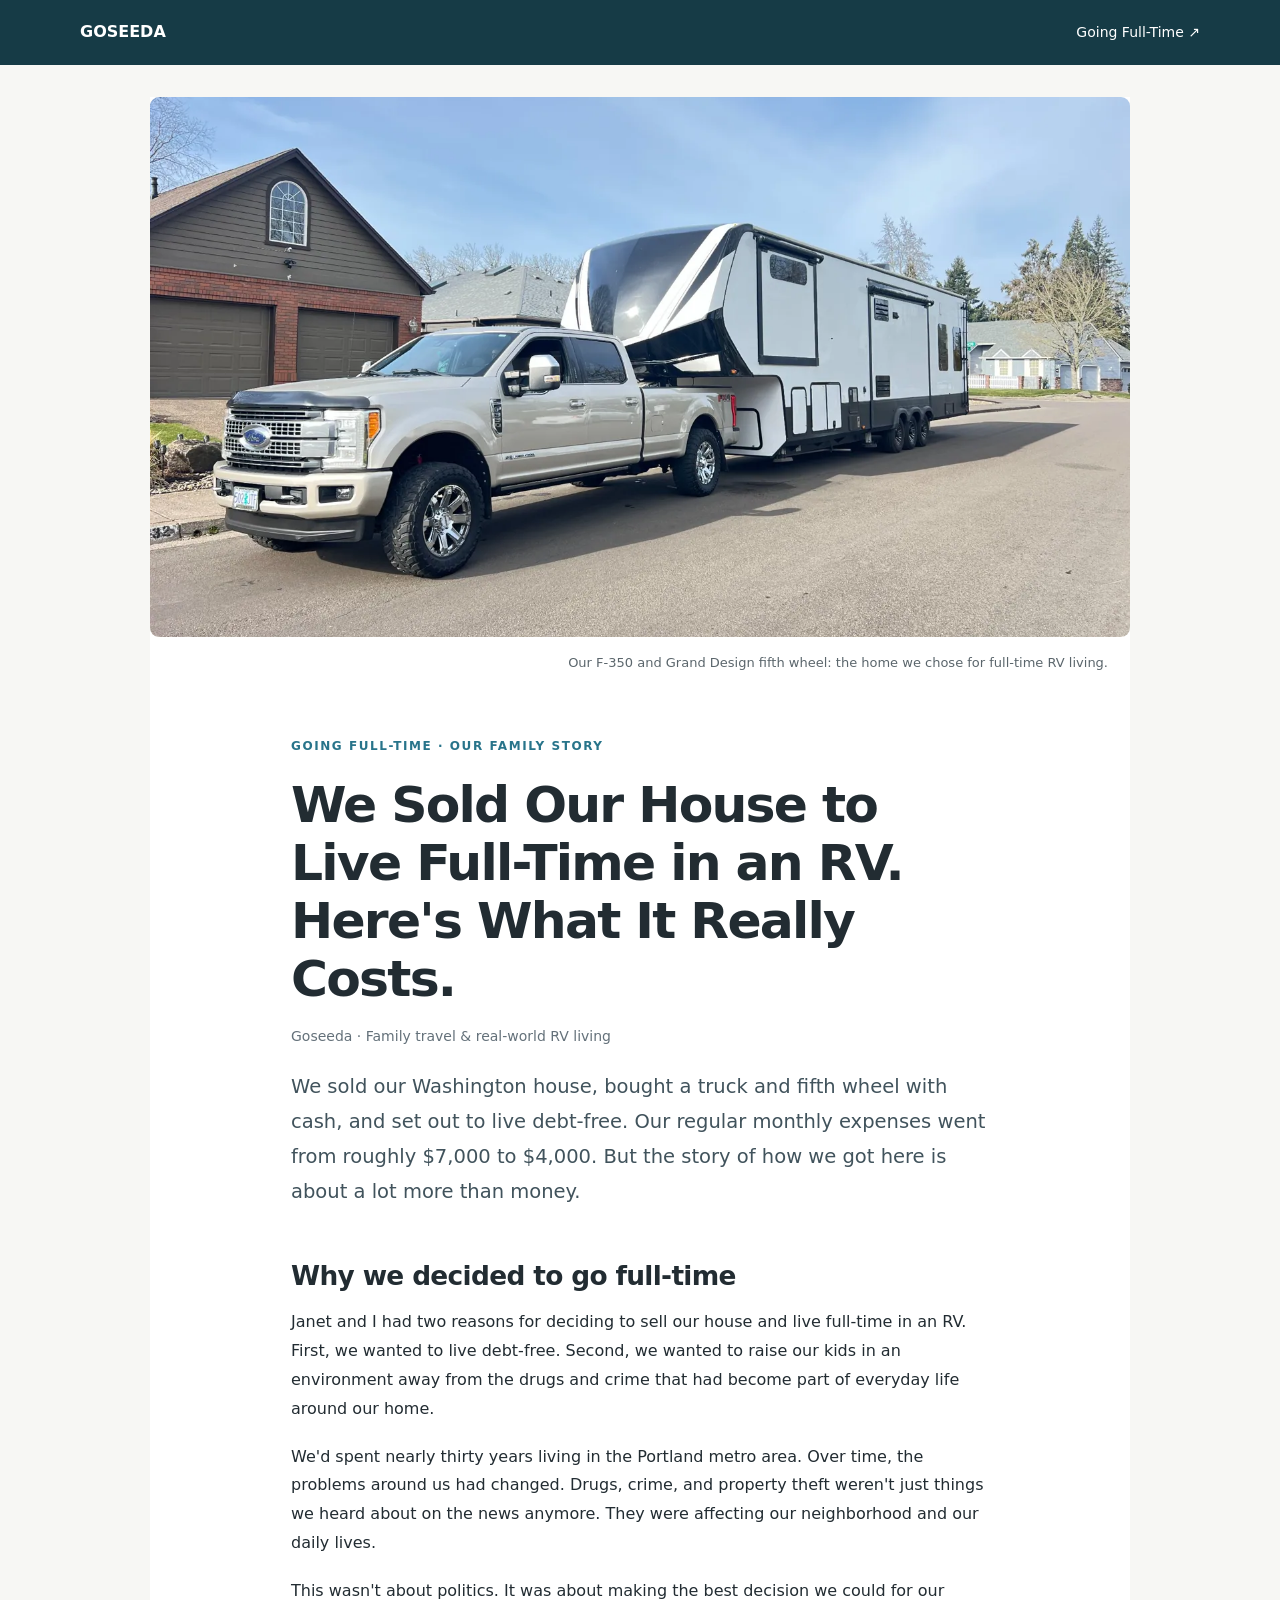
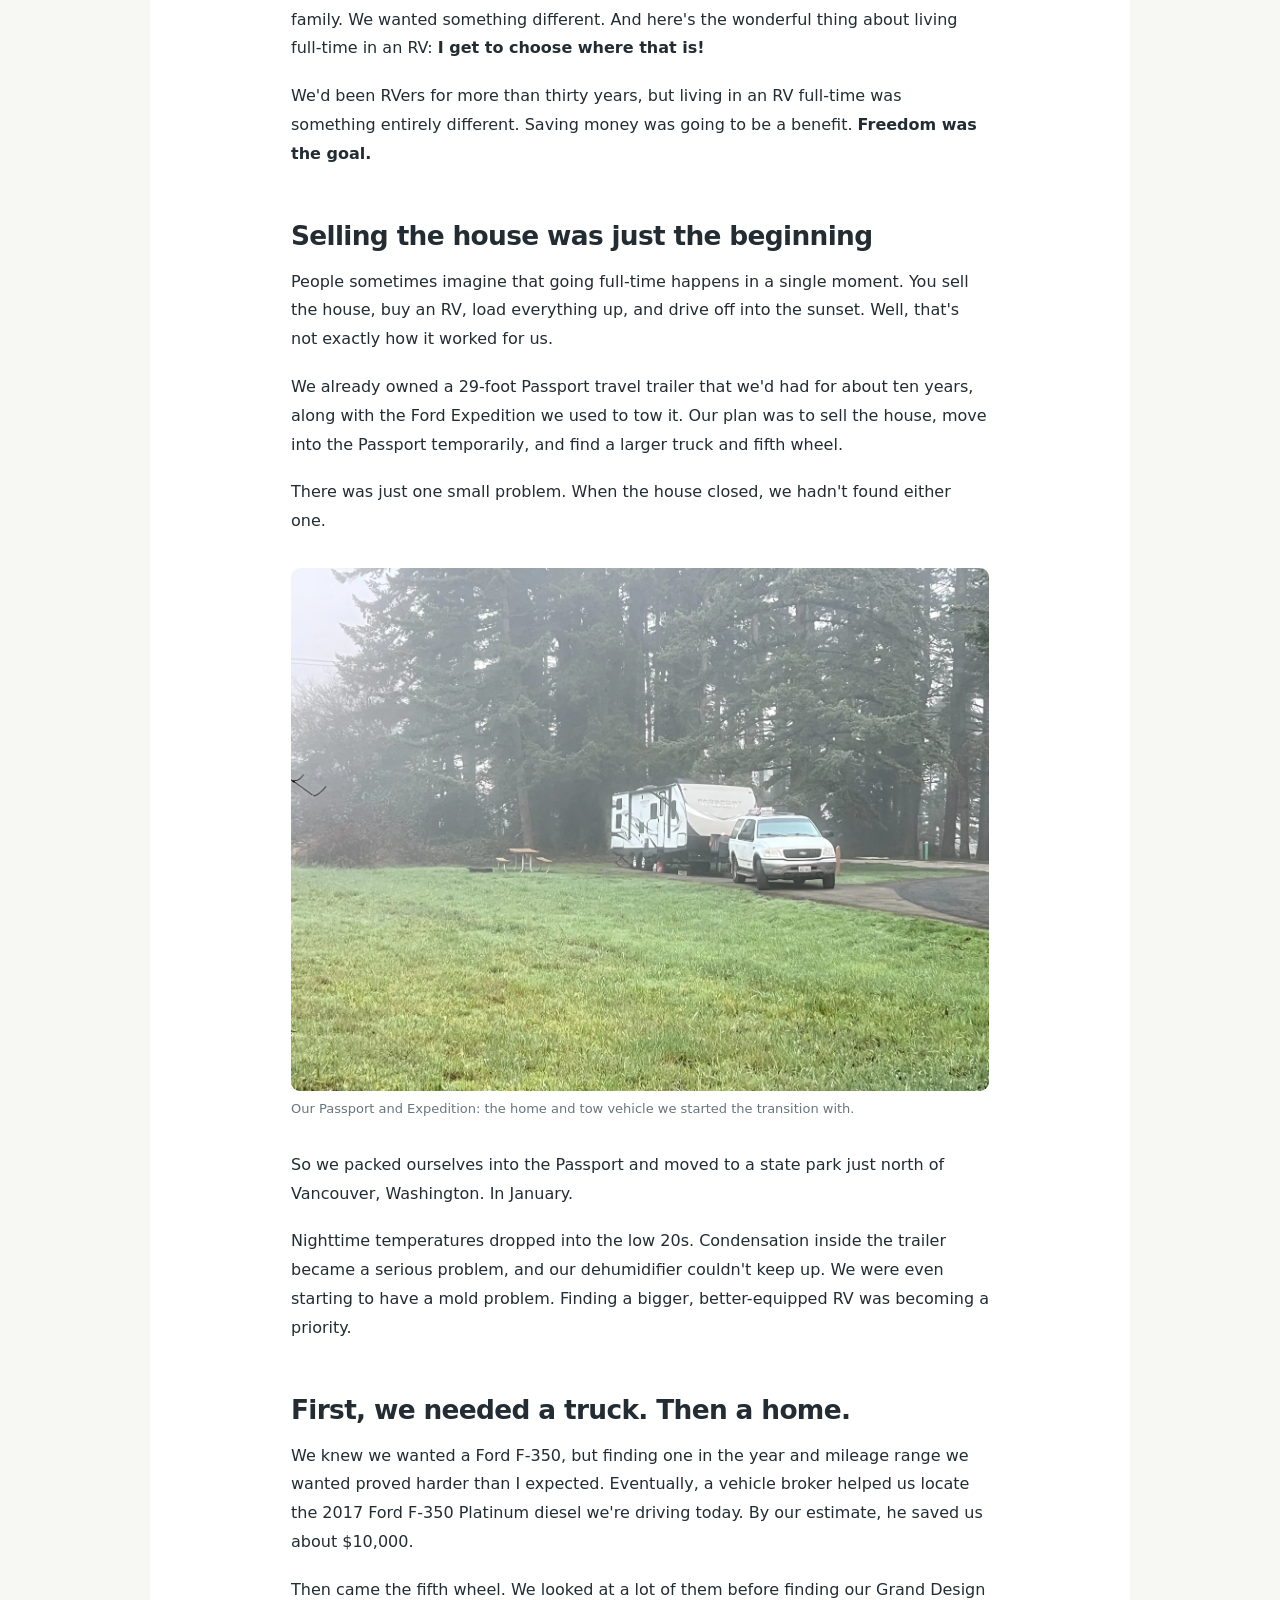
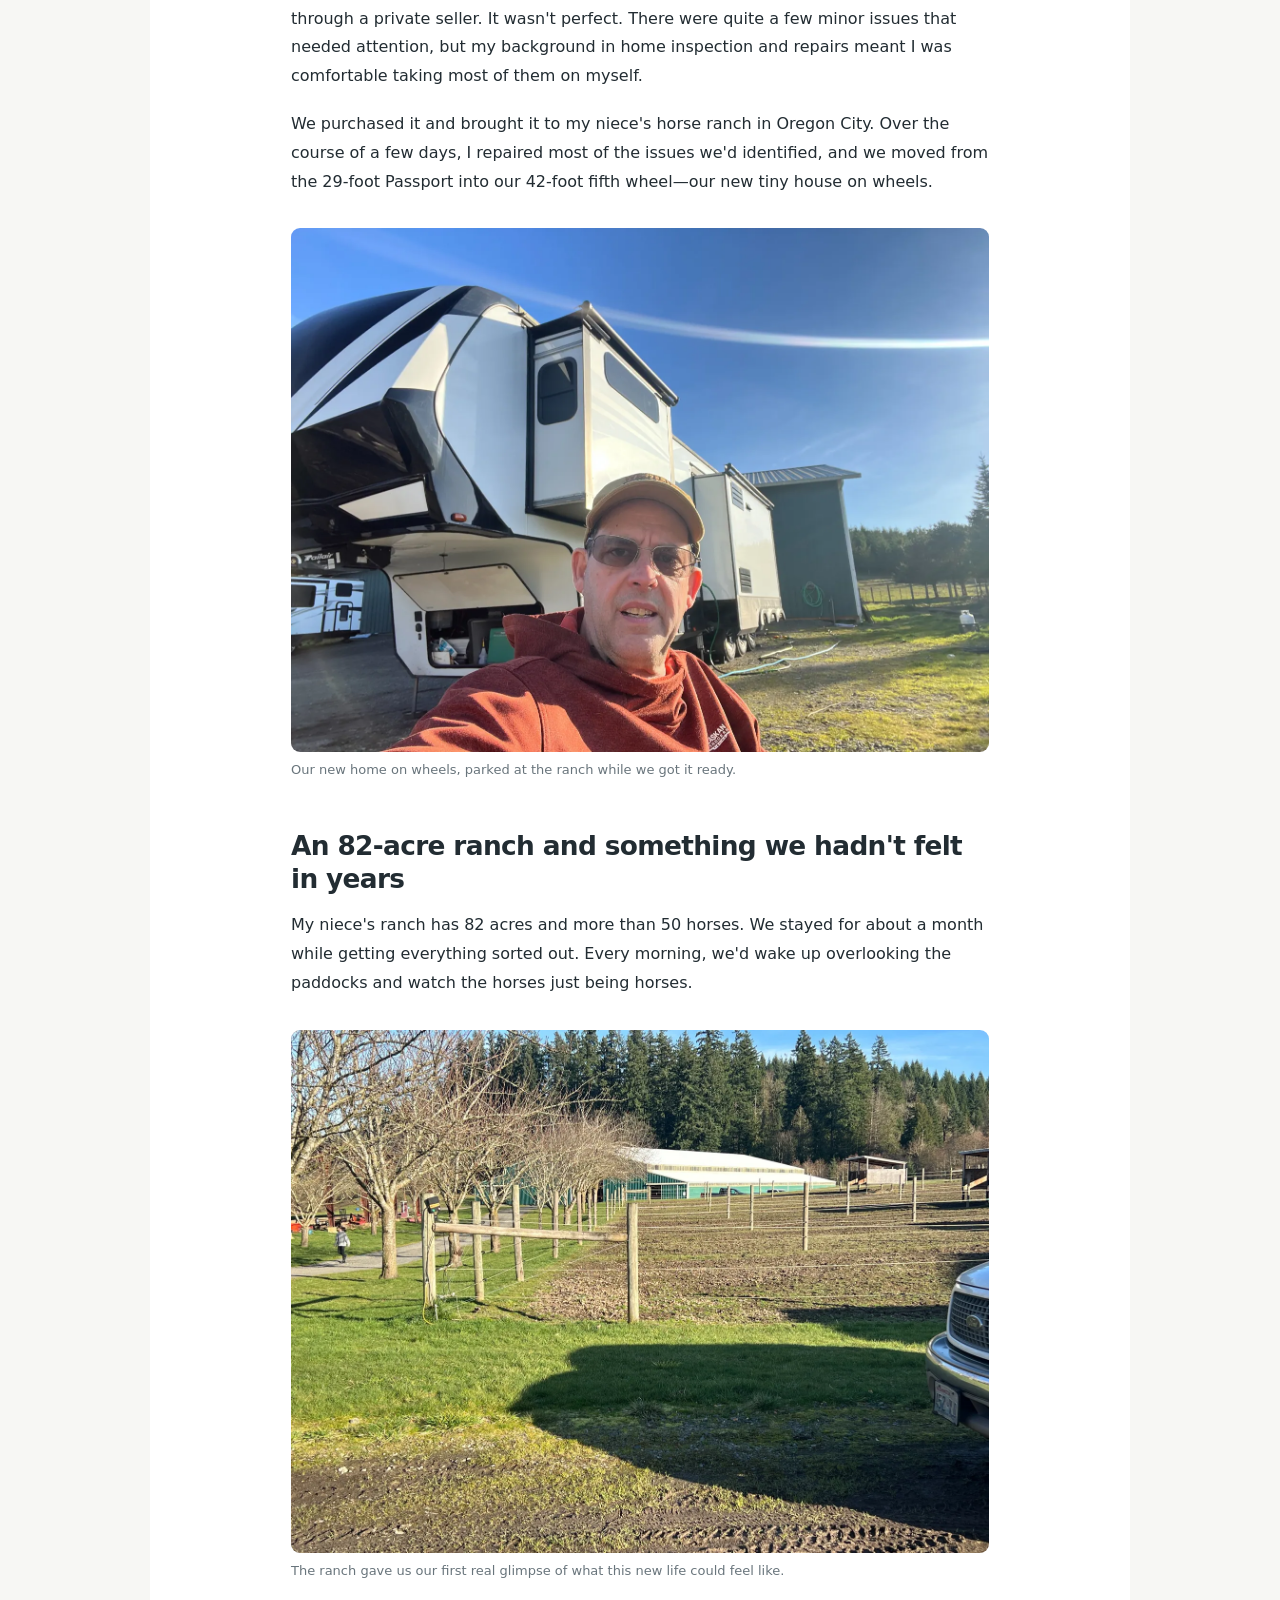
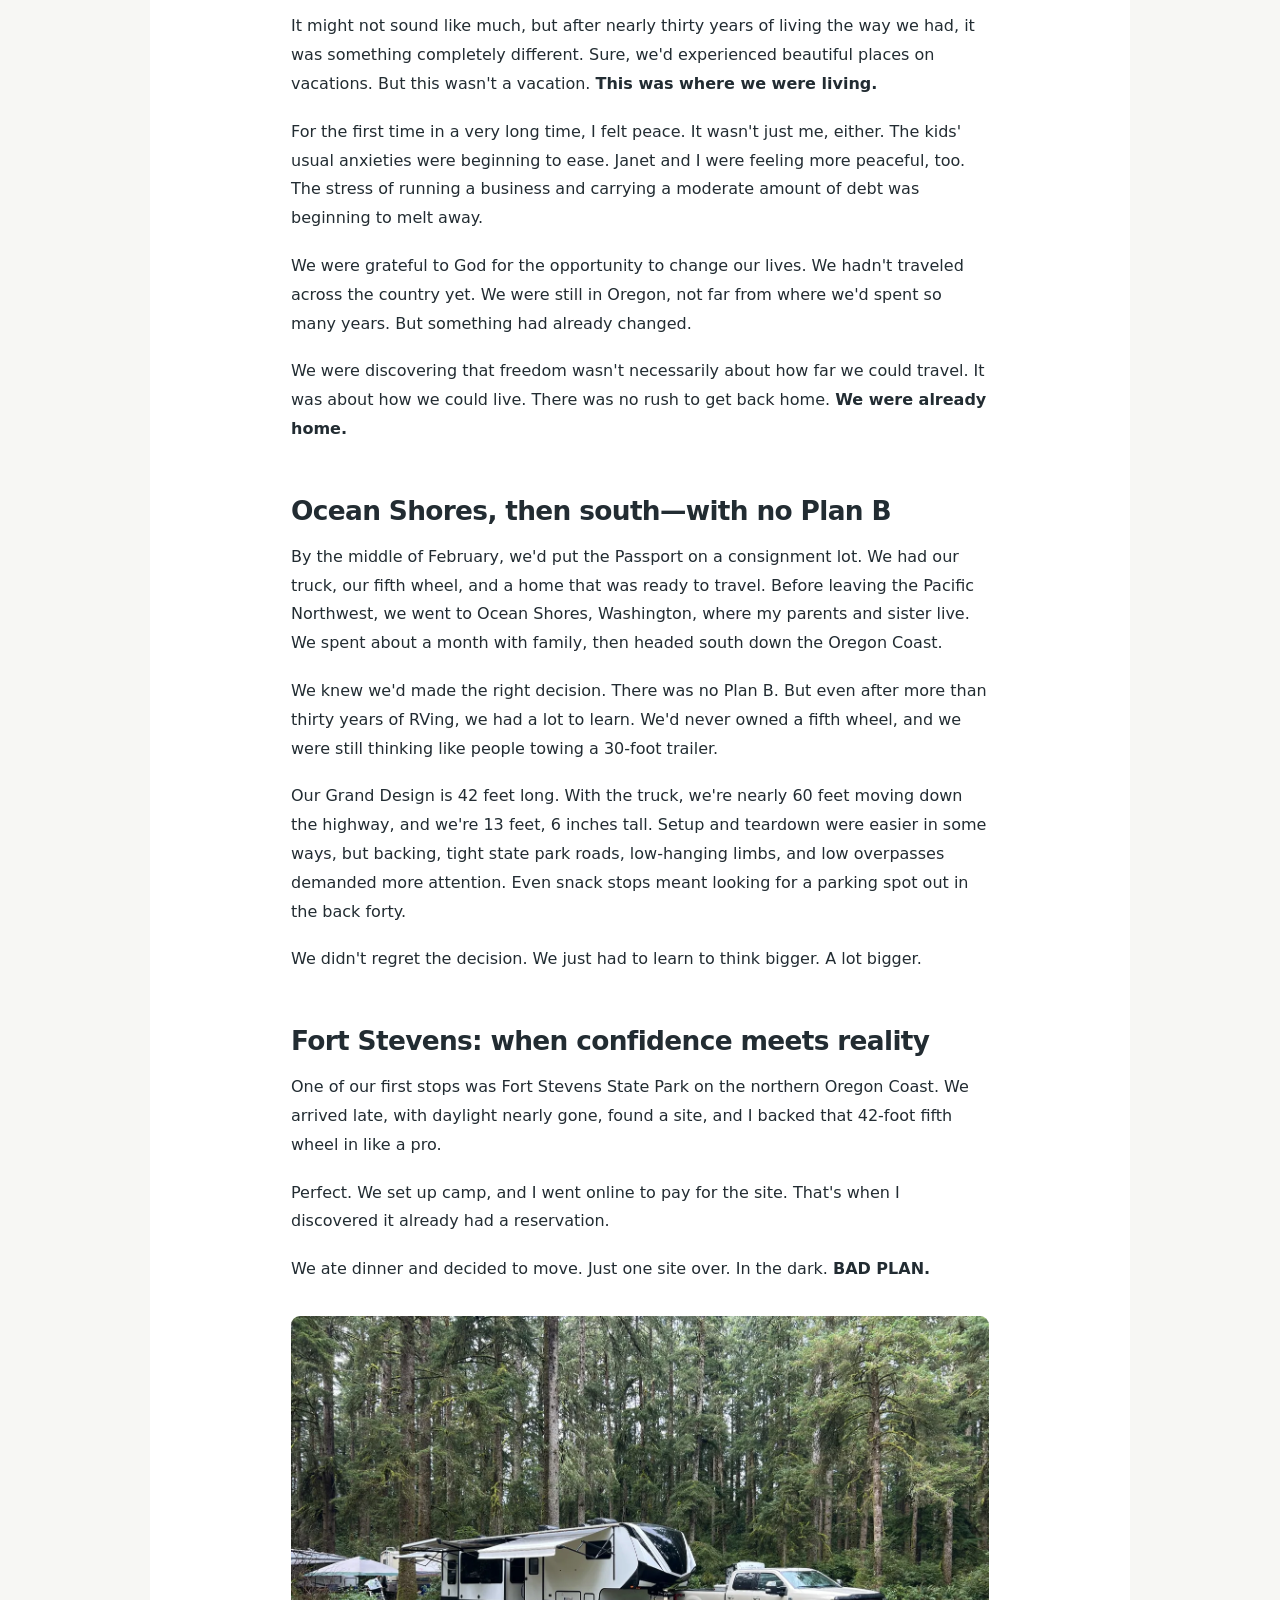
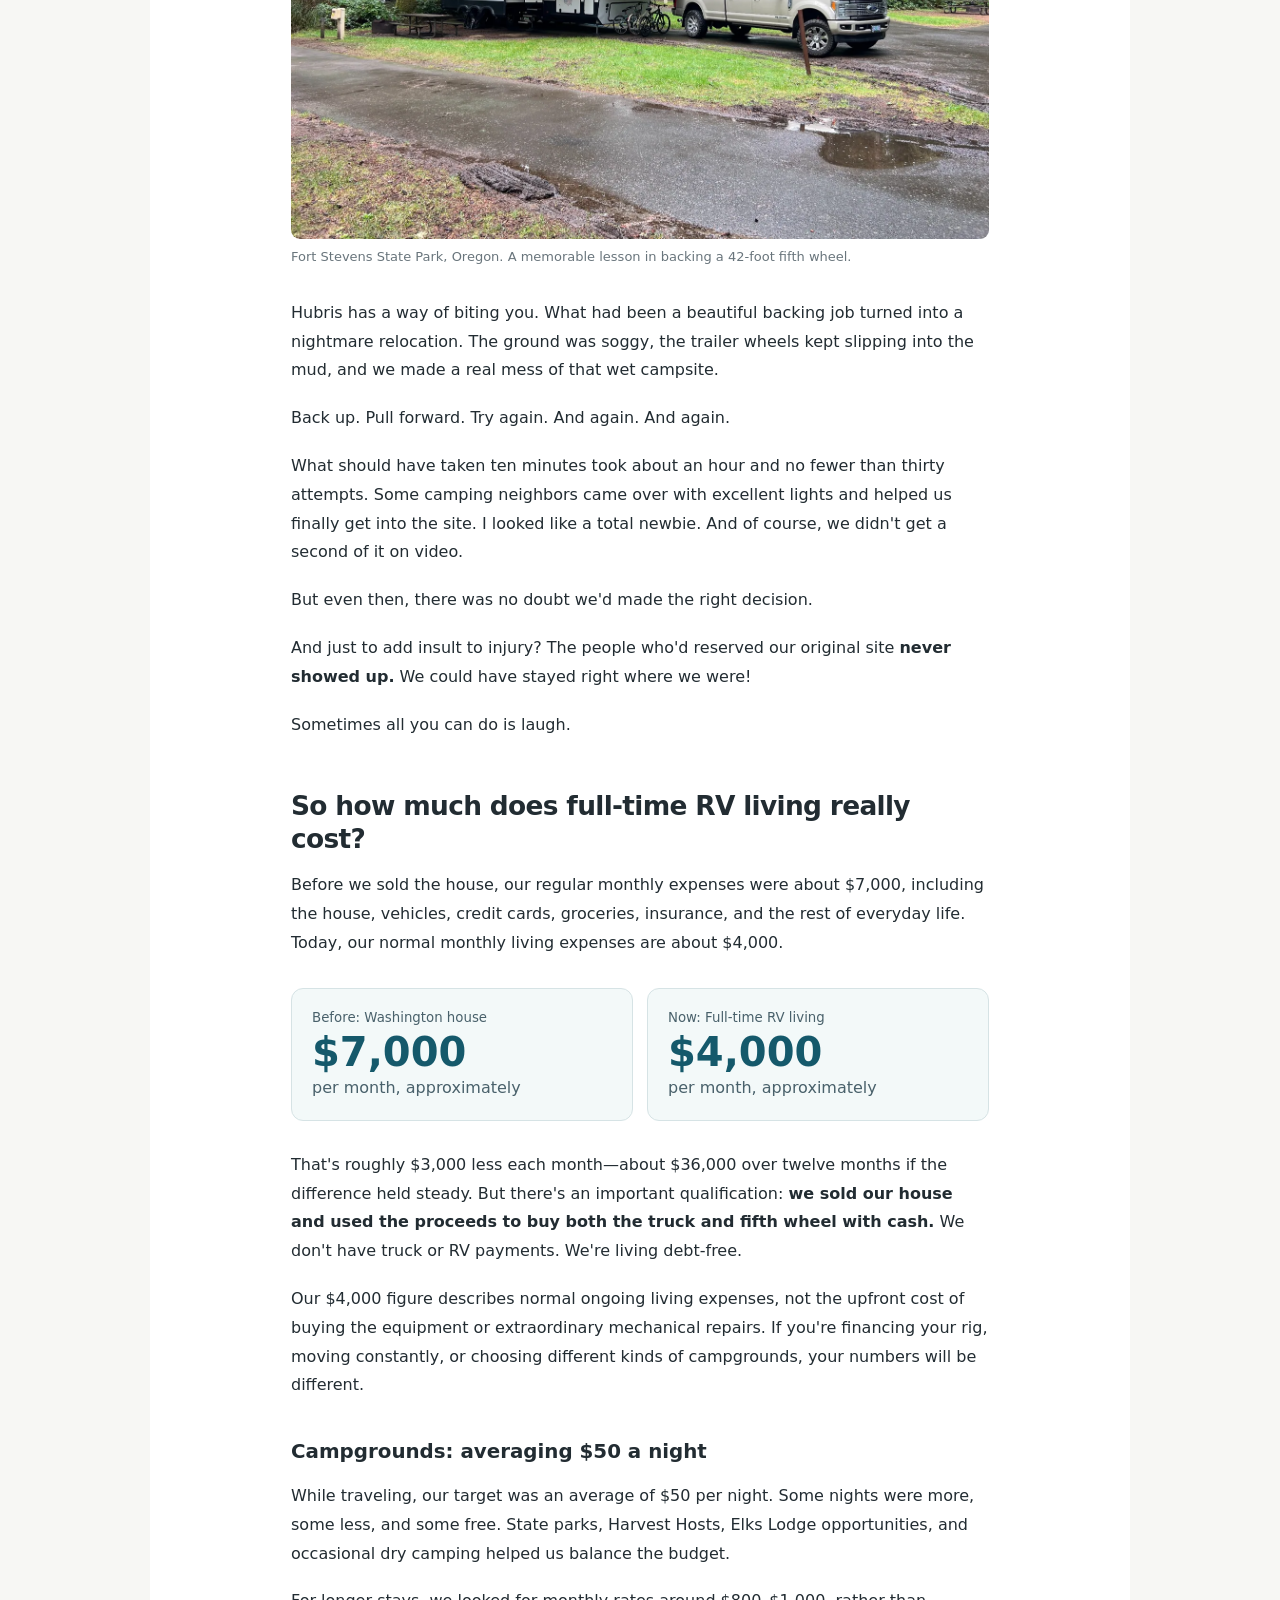
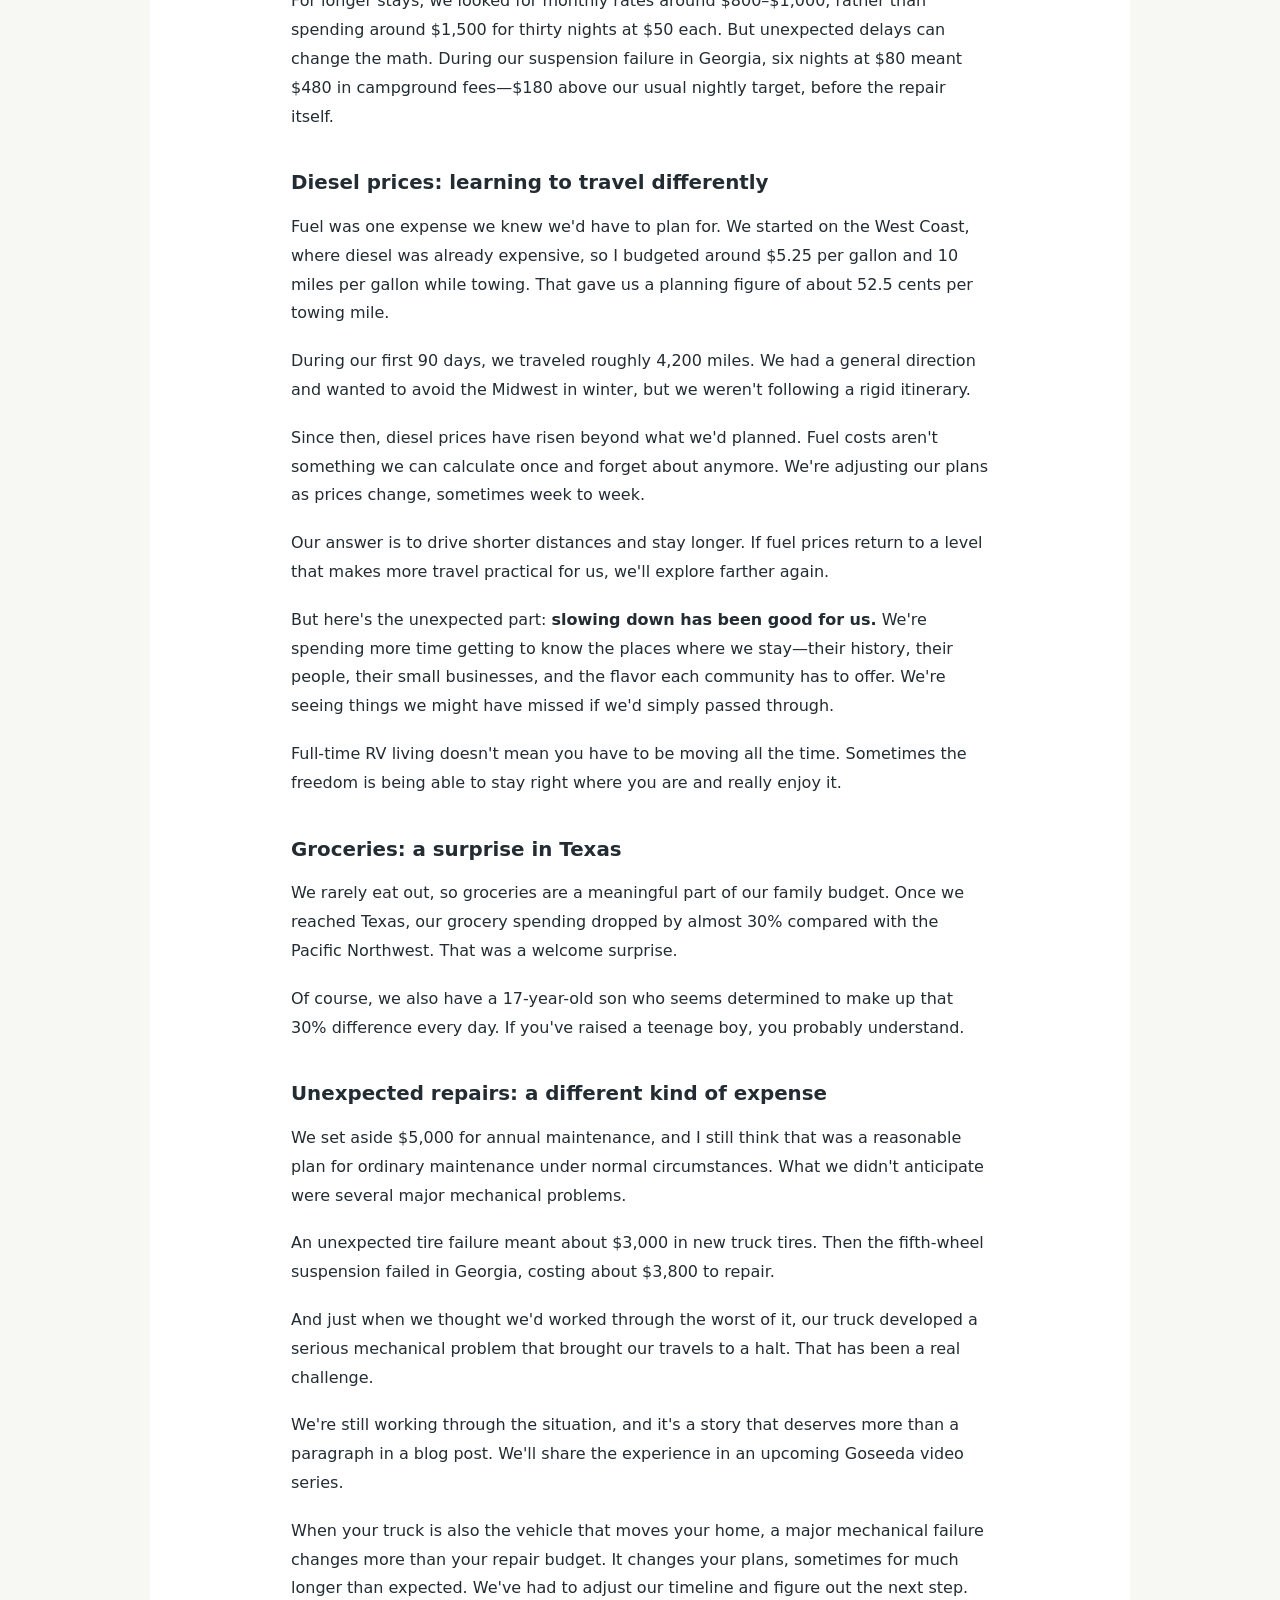
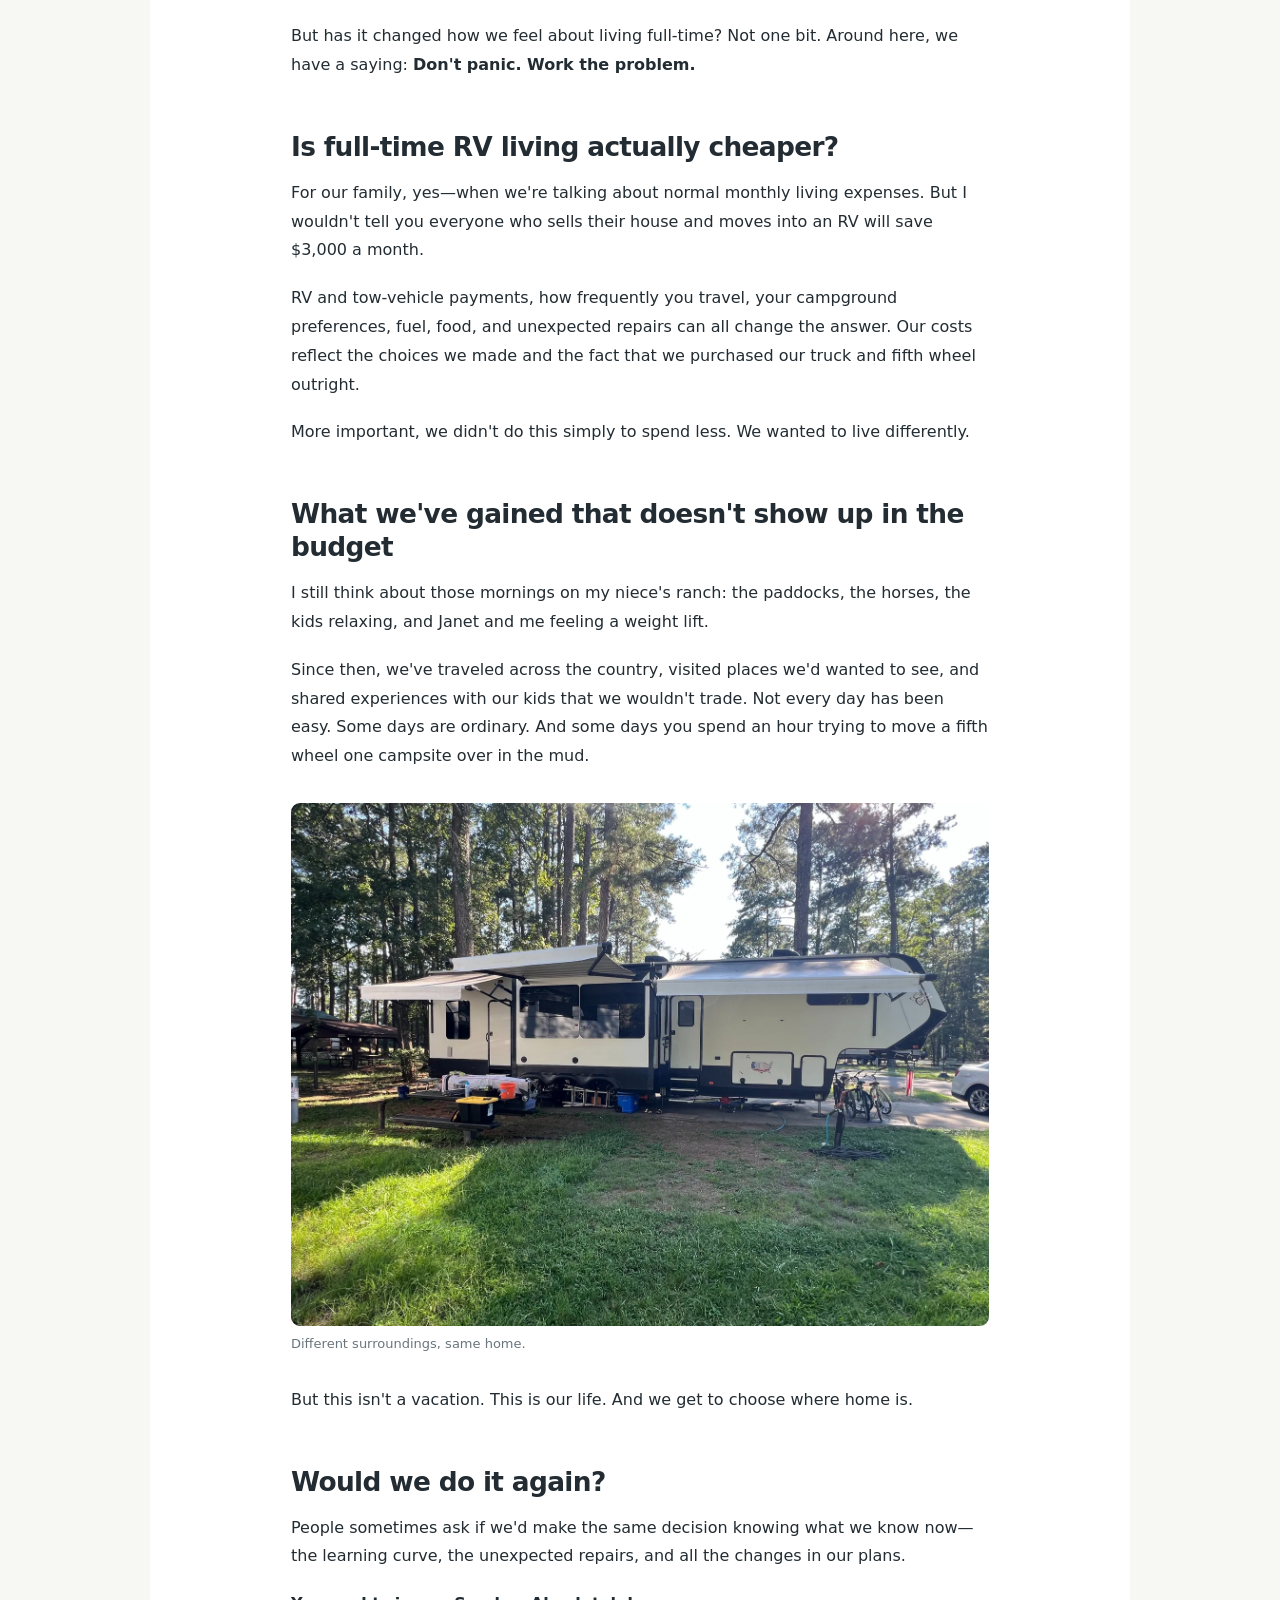
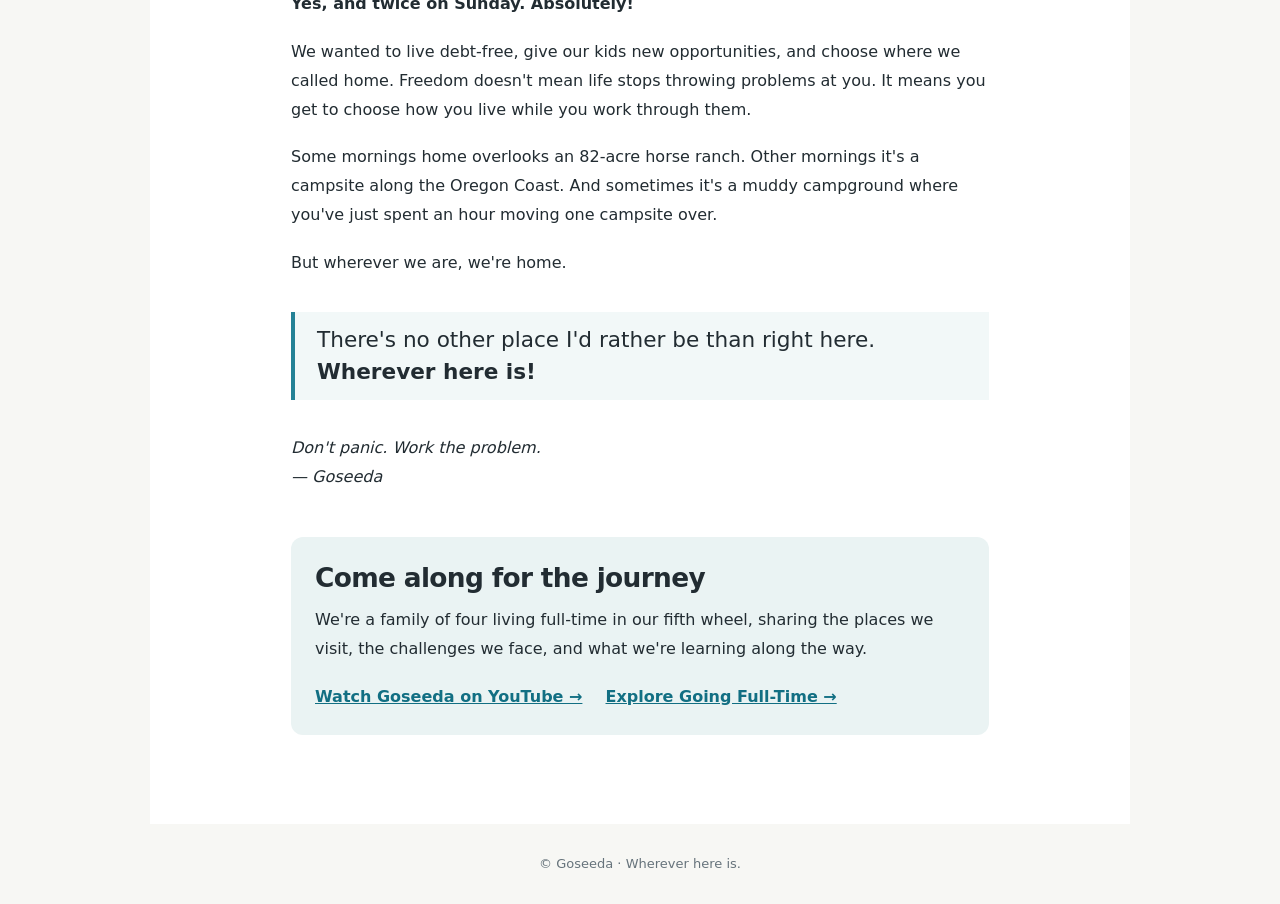
<file: full-time-rv-living-costs.html>
<!doctype html><html lang="en"><head><meta charset="utf-8"><meta name="viewport" content="width=device-width, initial-scale=1"><title>Full-Time RV Living Costs: Our Family's Real Story | Goseeda</title><meta name="description" content="We sold our house to live full-time in an RV. Discover our family's real monthly costs, unexpected repairs, and why we'd do it again."><link rel="canonical" href="https://goseeda.com/full-time-rv-living-costs.html"><meta property="og:type" content="article"><meta property="og:title" content="We Sold Our House to Live Full-Time in an RV. Here's What It Really Costs."><meta property="og:description" content="Our family of four went from roughly $7,000 to $4,000 in regular monthly expenses. Here's the real story behind the numbers."><meta property="og:image" content="https://goseeda.com/images/goseeda-truck-fifth-wheel.webp"><style>*{box-sizing:border-box}body{margin:0;background:#f7f7f4;color:#222c32;font-family:system-ui,-apple-system,Segoe UI,Arial,sans-serif;line-height:1.8}a{color:#126f83}header{background:#163b46;color:#fff;padding:18px max(22px,calc((100vw - 1120px)/2));display:flex;justify-content:space-between;align-items:center}header a{color:white;text-decoration:none;font-weight:700}header .nav{font-size:14px;font-weight:400}main{background:#fff;max-width:980px;margin:0 auto;padding:0 0 65px}.hero img{display:block;width:100%;max-height:540px;object-fit:cover}.hero figcaption{font-size:13px;text-align:right;padding:8px 22px;color:#5b666c}.content{max-width:750px;margin:auto;padding:24px 26px}h1{font-size:clamp(2rem,4vw,3.15rem);line-height:1.15;letter-spacing:-.035em;margin:18px 0 16px}h2{font-size:1.65rem;line-height:1.25;letter-spacing:-.025em;margin:50px 0 16px}h3{font-size:1.24rem;margin:34px 0 12px}p{margin:0 0 19px}.lead{font-size:1.22rem;color:#41535c}.eyebrow{font-size:12px;letter-spacing:.13em;text-transform:uppercase;color:#28748a;font-weight:800}.meta{font-size:14px;color:#64717a;margin-bottom:20px}figure{margin:32px 0}figure img{display:block;width:100%;height:auto;border-radius:9px}figcaption{font-size:13px;color:#69757c;line-height:1.5;margin-top:8px}.compare{display:grid;grid-template-columns:1fr 1fr;gap:14px;margin:30px 0}.compare>div{border:1px solid #d6e3e5;border-radius:12px;padding:20px;background:#f3f9f9}.compare small,.compare span{display:block;line-height:1.4;color:#49616b}.compare strong{display:block;font-size:2.5rem;line-height:1.25;color:#15596b}blockquote{border-left:4px solid #258296;padding:12px 22px;margin:34px 0;font-size:1.35rem;line-height:1.5;background:#f2f8f8}.signoff{font-style:italic}.cta{background:#eaf3f3;padding:24px;border-radius:12px;margin-top:45px}.cta h2{margin:0 0 12px}.cta a{display:inline-block;margin-right:18px;font-weight:700}footer{padding:28px;text-align:center;font-size:13px;color:#66737b}@media(max-width:600px){.compare{grid-template-columns:1fr}.content{padding:22px 19px}header{padding:15px 20px}}</style><!-- Google tag (gtag.js) -->
<script async src="https://www.googletagmanager.com/gtag/js?id=G-EFR9YYZ0WN"></script>
<script>
  window.dataLayer = window.dataLayer || [];
  function gtag(){dataLayer.push(arguments);}
  gtag('js', new Date());
  gtag('config', 'G-EFR9YYZ0WN');
</script>
</head><body><header><a href="https://goseeda.com/">GOSEEDA</a><a class="nav" href="https://goseeda.com/going-full-time.html">Going Full-Time ↗</a></header><main><figure class="hero"><img src="images/goseeda-truck-fifth-wheel.webp" alt="Our silver Ford F-350 towing the white and black Grand Design fifth wheel"><figcaption>Our F-350 and Grand Design fifth wheel: the home we chose for full-time RV living.</figcaption></figure><article class="content"><div class="eyebrow">Going Full-Time · Our Family Story</div><h1>We Sold Our House to Live Full-Time in an RV. Here's What It Really Costs.</h1><div class="meta">Goseeda · Family travel &amp; real-world RV living</div>
<p class="lead">We sold our Washington house, bought a truck and fifth wheel with cash, and set out to live debt-free. Our regular monthly expenses went from roughly $7,000 to $4,000. But the story of how we got here is about a lot more than money.</p>
<h2>Why we decided to go full-time</h2>
<p>Janet and I had two reasons for deciding to sell our house and live full-time in an RV. First, we wanted to live debt-free. Second, we wanted to raise our kids in an environment away from the drugs and crime that had become part of everyday life around our home.</p>
<p>We'd spent nearly thirty years living in the Portland metro area. Over time, the problems around us had changed. Drugs, crime, and property theft weren't just things we heard about on the news anymore. They were affecting our neighborhood and our daily lives.</p>
<p>This wasn't about politics. It was about making the best decision we could for our family. We wanted something different. And here's the wonderful thing about living full-time in an RV: <strong>I get to choose where that is!</strong></p>
<p>We'd been RVers for more than thirty years, but living in an RV full-time was something entirely different. Saving money was going to be a benefit. <strong>Freedom was the goal.</strong></p>
<h2>Selling the house was just the beginning</h2>
<p>People sometimes imagine that going full-time happens in a single moment. You sell the house, buy an RV, load everything up, and drive off into the sunset. Well, that's not exactly how it worked for us.</p>
<p>We already owned a 29-foot Passport travel trailer that we'd had for about ten years, along with the Ford Expedition we used to tow it. Our plan was to sell the house, move into the Passport temporarily, and find a larger truck and fifth wheel.</p>
<p>There was just one small problem. When the house closed, we hadn't found either one.</p>
<figure><img loading="lazy" src="images/passport-winter-camp.webp" alt="Our Passport travel trailer and Ford Expedition in a misty Pacific Northwest campground"><figcaption>Our Passport and Expedition: the home and tow vehicle we started the transition with.</figcaption></figure>
<p>So we packed ourselves into the Passport and moved to a state park just north of Vancouver, Washington. In January.</p>
<p>Nighttime temperatures dropped into the low 20s. Condensation inside the trailer became a serious problem, and our dehumidifier couldn't keep up. We were even starting to have a mold problem. Finding a bigger, better-equipped RV was becoming a priority.</p>
<h2>First, we needed a truck. Then a home.</h2>
<p>We knew we wanted a Ford F-350, but finding one in the year and mileage range we wanted proved harder than I expected. Eventually, a vehicle broker helped us locate the 2017 Ford F-350 Platinum diesel we're driving today. By our estimate, he saved us about $10,000.</p>
<p>Then came the fifth wheel. We looked at a lot of them before finding our Grand Design through a private seller. It wasn't perfect. There were quite a few minor issues that needed attention, but my background in home inspection and repairs meant I was comfortable taking most of them on myself.</p>
<p>We purchased it and brought it to my niece's horse ranch in Oregon City. Over the course of a few days, I repaired most of the issues we'd identified, and we moved from the 29-foot Passport into our 42-foot fifth wheel—our new tiny house on wheels.</p>
<figure><img loading="lazy" src="images/fifth-wheel-horse-ranch.webp" alt="Our Grand Design fifth wheel parked at the family horse ranch in Oregon"><figcaption>Our new home on wheels, parked at the ranch while we got it ready.</figcaption></figure>
<h2>An 82-acre ranch and something we hadn't felt in years</h2>
<p>My niece's ranch has 82 acres and more than 50 horses. We stayed for about a month while getting everything sorted out. Every morning, we'd wake up overlooking the paddocks and watch the horses just being horses.</p>
<figure><img loading="lazy" src="images/oregon-horse-ranch-paddocks.webp" alt="The paddocks, fencing, and barns at the Oregon horse ranch where our family stayed"><figcaption>The ranch gave us our first real glimpse of what this new life could feel like.</figcaption></figure>
<p>It might not sound like much, but after nearly thirty years of living the way we had, it was something completely different. Sure, we'd experienced beautiful places on vacations. But this wasn't a vacation. <strong>This was where we were living.</strong></p>
<p>For the first time in a very long time, I felt peace. It wasn't just me, either. The kids' usual anxieties were beginning to ease. Janet and I were feeling more peaceful, too. The stress of running a business and carrying a moderate amount of debt was beginning to melt away.</p>
<p>We were grateful to God for the opportunity to change our lives. We hadn't traveled across the country yet. We were still in Oregon, not far from where we'd spent so many years. But something had already changed.</p>
<p>We were discovering that freedom wasn't necessarily about how far we could travel. It was about how we could live. There was no rush to get back home. <strong>We were already home.</strong></p>
<h2>Ocean Shores, then south—with no Plan B</h2>
<p>By the middle of February, we'd put the Passport on a consignment lot. We had our truck, our fifth wheel, and a home that was ready to travel. Before leaving the Pacific Northwest, we went to Ocean Shores, Washington, where my parents and sister live. We spent about a month with family, then headed south down the Oregon Coast.</p>
<p>We knew we'd made the right decision. There was no Plan B. But even after more than thirty years of RVing, we had a lot to learn. We'd never owned a fifth wheel, and we were still thinking like people towing a 30-foot trailer.</p>
<p>Our Grand Design is 42 feet long. With the truck, we're nearly 60 feet moving down the highway, and we're 13 feet, 6 inches tall. Setup and teardown were easier in some ways, but backing, tight state park roads, low-hanging limbs, and low overpasses demanded more attention. Even snack stops meant looking for a parking spot out in the back forty.</p>
<p>We didn't regret the decision. We just had to learn to think bigger. A lot bigger.</p>
<h2>Fort Stevens: when confidence meets reality</h2>
<p>One of our first stops was Fort Stevens State Park on the northern Oregon Coast. We arrived late, with daylight nearly gone, found a site, and I backed that 42-foot fifth wheel in like a pro.</p>
<p>Perfect. We set up camp, and I went online to pay for the site. That's when I discovered it already had a reservation.</p>
<p>We ate dinner and decided to move. Just one site over. In the dark. <strong>BAD PLAN.</strong></p>
<figure><img loading="lazy" src="images/fort-stevens-fifth-wheel.webp" alt="Our Ford F-350 and Grand Design fifth wheel at a wet, wooded campsite in Fort Stevens State Park, Oregon"><figcaption>Fort Stevens State Park, Oregon. A memorable lesson in backing a 42-foot fifth wheel.</figcaption></figure>
<p>Hubris has a way of biting you. What had been a beautiful backing job turned into a nightmare relocation. The ground was soggy, the trailer wheels kept slipping into the mud, and we made a real mess of that wet campsite.</p>
<p>Back up. Pull forward. Try again. And again. And again.</p>
<p>What should have taken ten minutes took about an hour and no fewer than thirty attempts. Some camping neighbors came over with excellent lights and helped us finally get into the site. I looked like a total newbie. And of course, we didn't get a second of it on video.</p>
<p>But even then, there was no doubt we'd made the right decision.</p>
<p>And just to add insult to injury? The people who'd reserved our original site <strong>never showed up.</strong> We could have stayed right where we were!</p>
<p>Sometimes all you can do is laugh.</p>
<h2>So how much does full-time RV living really cost?</h2>
<p>Before we sold the house, our regular monthly expenses were about $7,000, including the house, vehicles, credit cards, groceries, insurance, and the rest of everyday life. Today, our normal monthly living expenses are about $4,000.</p>
<div class="compare" aria-label="Monthly living expenses comparison"><div><small>Before: Washington house</small><strong>$7,000</strong><span>per month, approximately</span></div><div><small>Now: Full-time RV living</small><strong>$4,000</strong><span>per month, approximately</span></div></div>
<p>That's roughly $3,000 less each month—about $36,000 over twelve months if the difference held steady. But there's an important qualification: <strong>we sold our house and used the proceeds to buy both the truck and fifth wheel with cash.</strong> We don't have truck or RV payments. We're living debt-free.</p>
<p>Our $4,000 figure describes normal ongoing living expenses, not the upfront cost of buying the equipment or extraordinary mechanical repairs. If you're financing your rig, moving constantly, or choosing different kinds of campgrounds, your numbers will be different.</p>
<h3>Campgrounds: averaging $50 a night</h3>
<p>While traveling, our target was an average of $50 per night. Some nights were more, some less, and some free. State parks, Harvest Hosts, Elks Lodge opportunities, and occasional dry camping helped us balance the budget.</p>
<p>For longer stays, we looked for monthly rates around $800–$1,000, rather than spending around $1,500 for thirty nights at $50 each. But unexpected delays can change the math. During our suspension failure in Georgia, six nights at $80 meant $480 in campground fees—$180 above our usual nightly target, before the repair itself.</p>
<h3>Diesel prices: learning to travel differently</h3>
<p>Fuel was one expense we knew we'd have to plan for. We started on the West Coast, where diesel was already expensive, so I budgeted around $5.25 per gallon and 10 miles per gallon while towing. That gave us a planning figure of about 52.5 cents per towing mile.</p>
<p>During our first 90 days, we traveled roughly 4,200 miles. We had a general direction and wanted to avoid the Midwest in winter, but we weren't following a rigid itinerary.</p>
<p>Since then, diesel prices have risen beyond what we'd planned. Fuel costs aren't something we can calculate once and forget about anymore. We're adjusting our plans as prices change, sometimes week to week.</p>
<p>Our answer is to drive shorter distances and stay longer. If fuel prices return to a level that makes more travel practical for us, we'll explore farther again.</p>
<p>But here's the unexpected part: <strong>slowing down has been good for us.</strong> We're spending more time getting to know the places where we stay—their history, their people, their small businesses, and the flavor each community has to offer. We're seeing things we might have missed if we'd simply passed through.</p>
<p>Full-time RV living doesn't mean you have to be moving all the time. Sometimes the freedom is being able to stay right where you are and really enjoy it.</p>
<h3>Groceries: a surprise in Texas</h3>
<p>We rarely eat out, so groceries are a meaningful part of our family budget. Once we reached Texas, our grocery spending dropped by almost 30% compared with the Pacific Northwest. That was a welcome surprise.</p>
<p>Of course, we also have a 17-year-old son who seems determined to make up that 30% difference every day. If you've raised a teenage boy, you probably understand.</p>
<h3>Unexpected repairs: a different kind of expense</h3>
<p>We set aside $5,000 for annual maintenance, and I still think that was a reasonable plan for ordinary maintenance under normal circumstances. What we didn't anticipate were several major mechanical problems.</p>
<p>An unexpected tire failure meant about $3,000 in new truck tires. Then the fifth-wheel suspension failed in Georgia, costing about $3,800 to repair.</p>
<p>And just when we thought we'd worked through the worst of it, our truck developed a serious mechanical problem that brought our travels to a halt. That has been a real challenge.</p>
<p>We're still working through the situation, and it's a story that deserves more than a paragraph in a blog post. We'll share the experience in an upcoming Goseeda video series.</p>
<p>When your truck is also the vehicle that moves your home, a major mechanical failure changes more than your repair budget. It changes your plans, sometimes for much longer than expected. We've had to adjust our timeline and figure out the next step.</p>
<p>But has it changed how we feel about living full-time? Not one bit. Around here, we have a saying: <strong>Don't panic. Work the problem.</strong></p>
<h2>Is full-time RV living actually cheaper?</h2>
<p>For our family, yes—when we're talking about normal monthly living expenses. But I wouldn't tell you everyone who sells their house and moves into an RV will save $3,000 a month.</p>
<p>RV and tow-vehicle payments, how frequently you travel, your campground preferences, fuel, food, and unexpected repairs can all change the answer. Our costs reflect the choices we made and the fact that we purchased our truck and fifth wheel outright.</p>
<p>More important, we didn't do this simply to spend less. We wanted to live differently.</p>
<h2>What we've gained that doesn't show up in the budget</h2>
<p>I still think about those mornings on my niece's ranch: the paddocks, the horses, the kids relaxing, and Janet and me feeling a weight lift.</p>
<p>Since then, we've traveled across the country, visited places we'd wanted to see, and shared experiences with our kids that we wouldn't trade. Not every day has been easy. Some days are ordinary. And some days you spend an hour trying to move a fifth wheel one campsite over in the mud.</p>
<figure><img loading="lazy" src="images/fifth-wheel-forest-camp.webp" alt="Our Grand Design fifth wheel set up in a wooded campground"><figcaption>Different surroundings, same home.</figcaption></figure>
<p>But this isn't a vacation. This is our life. And we get to choose where home is.</p>
<h2>Would we do it again?</h2>
<p>People sometimes ask if we'd make the same decision knowing what we know now—the learning curve, the unexpected repairs, and all the changes in our plans.</p>
<p><strong>Yes, and twice on Sunday. Absolutely!</strong></p>
<p>We wanted to live debt-free, give our kids new opportunities, and choose where we called home. Freedom doesn't mean life stops throwing problems at you. It means you get to choose how you live while you work through them.</p>
<p>Some mornings home overlooks an 82-acre horse ranch. Other mornings it's a campsite along the Oregon Coast. And sometimes it's a muddy campground where you've just spent an hour moving one campsite over.</p>
<p>But wherever we are, we're home.</p>
<blockquote>There's no other place I'd rather be than right here.<br><strong>Wherever here is!</strong></blockquote>
<p class="signoff">Don't panic. Work the problem.<br>— Goseeda</p>
<div class="cta"><h2>Come along for the journey</h2><p>We're a family of four living full-time in our fifth wheel, sharing the places we visit, the challenges we face, and what we're learning along the way.</p><a href="https://www.youtube.com/@Goseedatravel">Watch Goseeda on YouTube →</a> <a href="https://goseeda.com/going-full-time.html">Explore Going Full-Time →</a></div>
</article></main><footer>© Goseeda · Wherever here is.</footer></body></html>
</file>
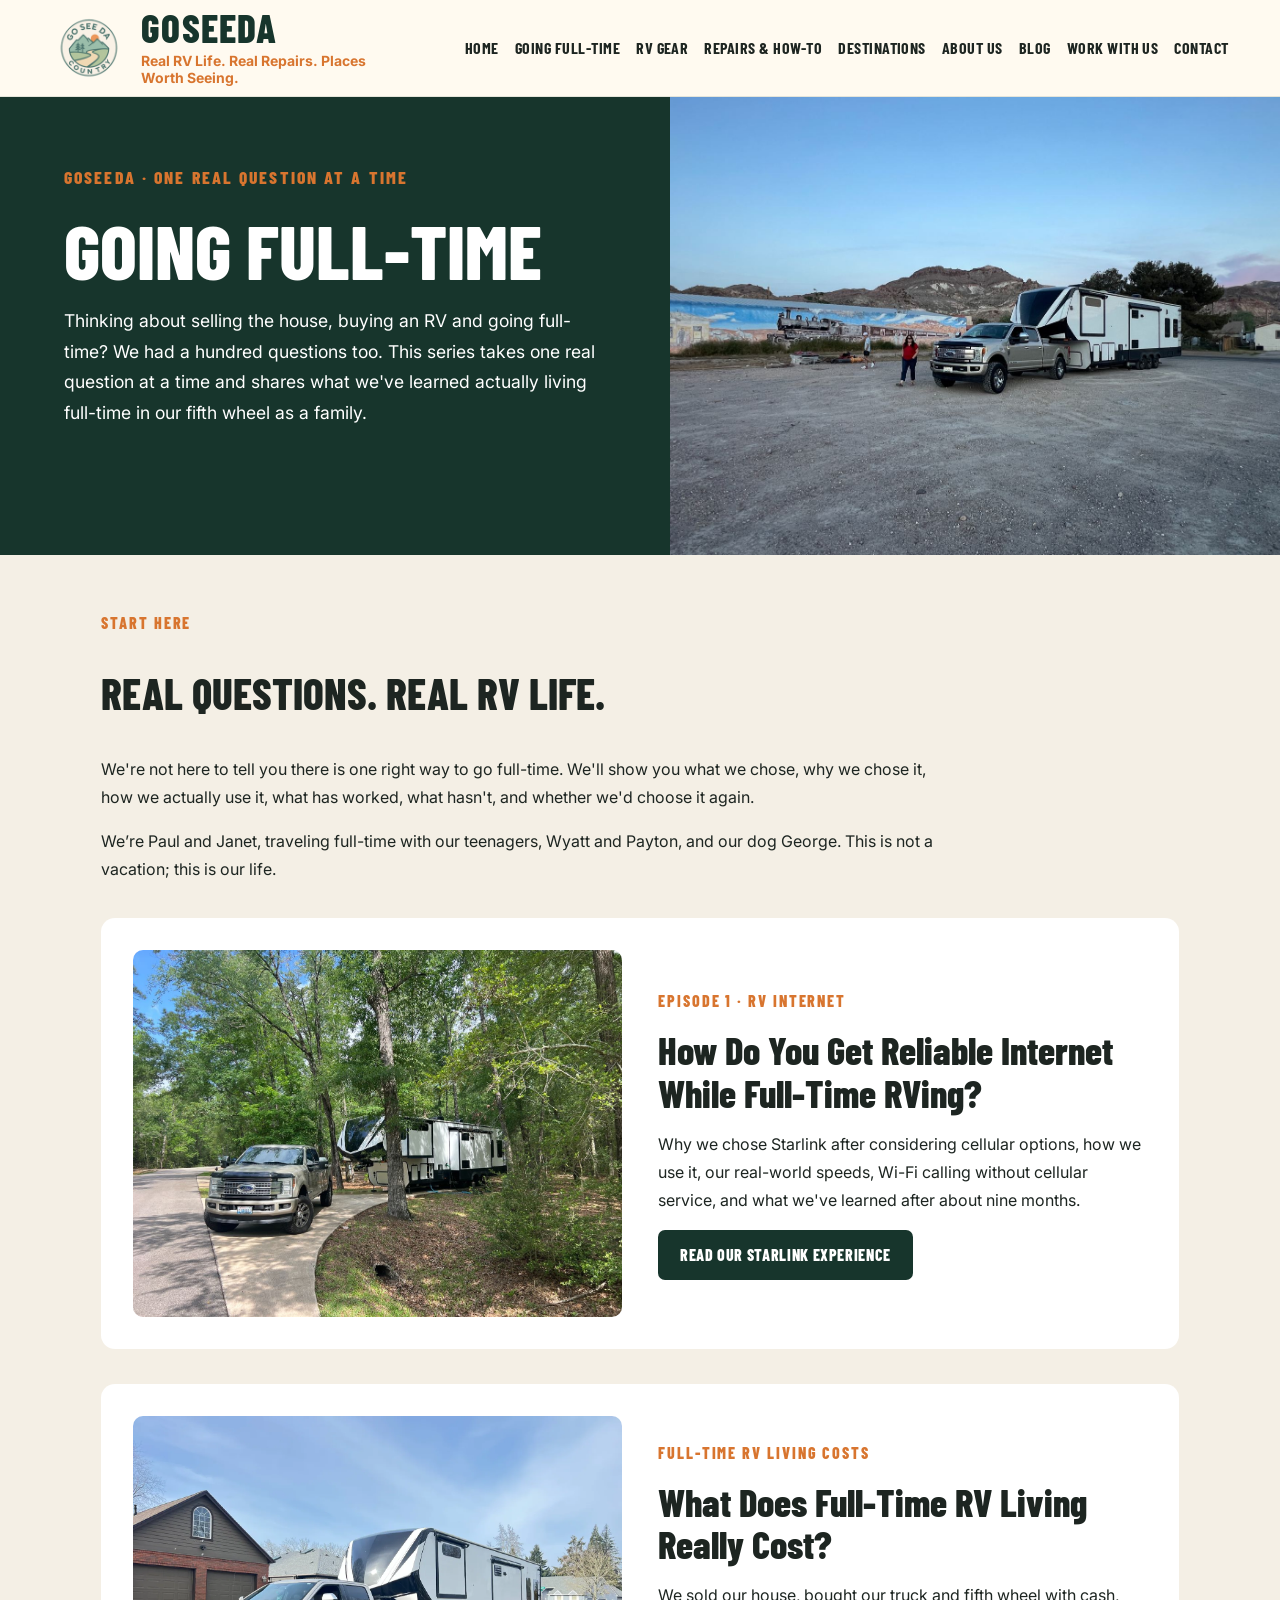
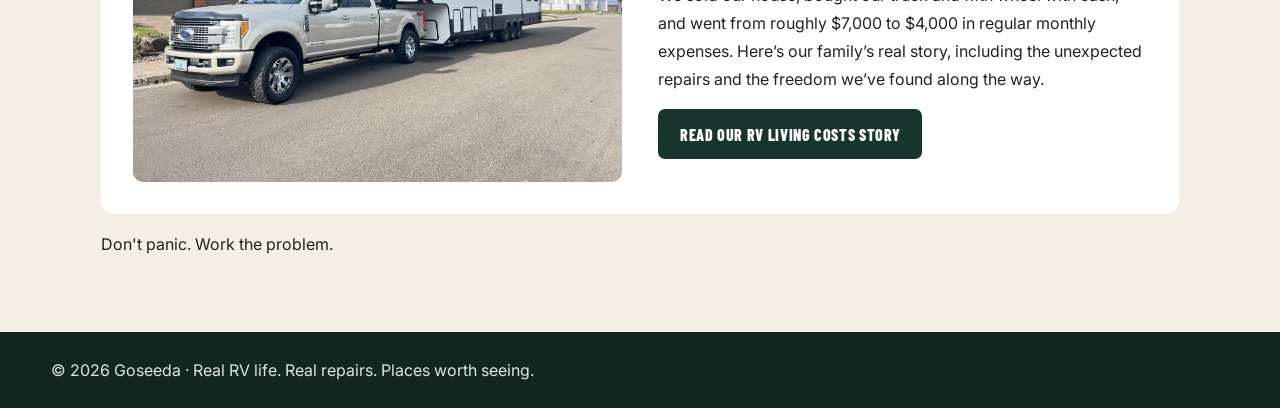
<file: going-full-time.html>
<!doctype html><html lang="en"><head>
  <meta charset="utf-8">
  <meta name="viewport" content="width=device-width, initial-scale=1">
  <title>Going Full-Time RV Living | Goseeda</title>
  <meta name="description" content="Real questions about full-time RV living, answered through Goseeda’s family experience. Start with reliable internet on the road.">
  <link rel="preconnect" href="https://fonts.googleapis.com">
  <link rel="preconnect" href="https://fonts.gstatic.com" crossorigin>
  <link href="https://fonts.googleapis.com/css2?family=Barlow+Condensed:wght@600;700;800&family=Inter:wght@400;500;600;700&display=swap" rel="stylesheet">
  <link rel="stylesheet" href="assets/website.css"><!-- Google tag (gtag.js) -->
<script async src="https://www.googletagmanager.com/gtag/js?id=G-EFR9YYZ0WN"></script>
<script>
  window.dataLayer = window.dataLayer || [];
  function gtag(){dataLayer.push(arguments);}
  gtag('js', new Date());
  gtag('config', 'G-EFR9YYZ0WN');
</script>
</head><body><header class="site-header">
    <div class="brand">
      <img src="assets/site-0.png" alt="Goseeda logo">
      <div class="brand-text">
        <div class="wordmark">GOSEEDA</div>
        <div class="tagline">Real RV Life. Real Repairs. Places Worth Seeing.</div>
      </div>
    </div>

    <button class="menu-toggle" aria-label="Open menu" aria-controls="site-navigation" aria-expanded="false">☰</button>

    <nav class="nav" id="site-navigation" aria-label="Main navigation">
      <a href="index.html">Home</a>
      <a href="going-full-time.html">Going Full-Time</a>
      <a href="rv-gear.html">RV Gear</a>
      <a href="repairs.html">Repairs & How-To</a>
      <a href="index.html#destinations">Destinations</a>
      <a href="index.html#about">About Us</a>
      <a href="index.html#blog">Blog</a>
      <a href="index.html#ugc">Work With Us</a>
      <a href="index.html#contact">Contact</a>
    </nav>
  </header><main><section class="hub-hero"><div class="hub-copy"><p class="section-kicker">GOSEEDA · ONE REAL QUESTION AT A TIME</p><h1>Going Full-Time</h1><p>Thinking about selling the house, buying an RV and going full-time? We had a hundred questions too. This series takes one real question at a time and shares what we've learned actually living full-time in our fifth wheel as a family.</p></div><img src="assets/site-4.jpg" alt="Goseeda fifth wheel in the desert"></section><section class="section hub-main"><p class="section-kicker">START HERE</p><h2>Real questions. Real RV life.</h2><p class="intro-copy">We're not here to tell you there is one right way to go full-time. We'll show you what we chose, why we chose it, how we actually use it, what has worked, what hasn't, and whether we'd choose it again.</p><p class="intro-copy">We’re Paul and Janet, traveling full-time with our teenagers, Wyatt and Payton, and our dog George. This is not a vacation; this is our life.</p><article class="episode"><img src="assets/site-3.jpg" alt="Our fifth wheel at a wooded campsite"><div><p class="section-kicker">EPISODE 1 · RV INTERNET</p><h3>How Do You Get Reliable Internet While Full-Time RVing?</h3><p>Why we chose Starlink after considering cellular options, how we use it, our real-world speeds, Wi-Fi calling without cellular service, and what we've learned after about nine months.</p><a class="btn btn-dark" href="full-time-rv-internet-starlink.html">Read our Starlink experience</a></div></article><article class="episode"><img src="images/goseeda-truck-fifth-wheel.webp" alt="Our Ford F-350 towing our Grand Design fifth wheel"><div><p class="section-kicker">FULL-TIME RV LIVING COSTS</p><h3>What Does Full-Time RV Living Really Cost?</h3><p>We sold our house, bought our truck and fifth wheel with cash, and went from roughly $7,000 to $4,000 in regular monthly expenses. Here’s our family’s real story, including the unexpected repairs and the freedom we’ve found along the way.</p><a class="btn btn-dark" href="full-time-rv-living-costs.html">Read our RV living costs story</a></div></article><p class="intro-copy">Don't panic. Work the problem.</p></section></main><footer>© 2026 Goseeda · Real RV life. Real repairs. Places worth seeing.</footer><script>const toggle = document.querySelector('.menu-toggle');
const nav = document.querySelector('.nav');

toggle?.addEventListener('click', () => {
  const isOpen = nav.classList.toggle('open');
  toggle.setAttribute('aria-expanded', String(isOpen));
  toggle.setAttribute('aria-label', isOpen ? 'Close menu' : 'Open menu');
});

nav?.querySelectorAll('a').forEach(link => {
  link.addEventListener('click', () => {
    nav.classList.remove('open');
    toggle?.setAttribute('aria-expanded', 'false');
    toggle?.setAttribute('aria-label', 'Open menu');
  });
});
</script></body></html>
</file>
<file: assets/website.css>
:root{
  --cream:#f4efe5;
  --cream-2:#fffaf0;
  --green:#29493f;
  --green-dark:#17352c;
  --sage:#9eb79d;
  --orange:#d8752f;
  --ink:#1d2521;
  --muted:#5d675f;
  --white:#ffffff;
  --shadow:0 14px 34px rgba(0,0,0,.14);
}

*{box-sizing:border-box}
html{scroll-behavior:smooth}
body{
  margin:0;
  font-family:Inter,system-ui,-apple-system,BlinkMacSystemFont,"Segoe UI",sans-serif;
  color:var(--ink);
  background:var(--cream);
}
img{max-width:100%;display:block}
a{text-decoration:none;color:inherit}

.site-header{
  position:sticky;
  top:0;
  z-index:50;
  min-height:88px;
  display:flex;
  align-items:center;
  gap:28px;
  padding:10px clamp(18px,4vw,56px);
  background:rgba(255,250,240,.97);
  border-bottom:1px solid rgba(41,73,63,.12);
  backdrop-filter:blur(10px);
}
.brand{display:flex;align-items:center;gap:14px;min-width:330px}
.brand img{width:76px;height:76px;object-fit:contain;border-radius:50%}
.wordmark{
  font-family:"Barlow Condensed",sans-serif;
  font-weight:800;
  font-size:2.45rem;
  letter-spacing:.03em;
  color:var(--green-dark);
  line-height:.9;
}
.tagline{font-size:.82rem;color:var(--orange);font-weight:700;margin-top:7px;max-width:240px}
.nav{display:flex;align-items:center;gap:24px;margin-left:auto}
.nav a{
  font-family:"Barlow Condensed",sans-serif;
  font-weight:700;
  font-size:1.05rem;
  text-transform:uppercase;
  letter-spacing:.03em;
  padding:10px 0;
  border-bottom:2px solid transparent;
}
.nav a:hover{border-color:var(--orange);color:var(--green)}
.menu-toggle{display:none;margin-left:auto;border:0;background:none;font-size:1.8rem}

.hero{
  position:relative;
  min-height:610px;
  display:flex;
  align-items:center;
  overflow:hidden;
}
.hero-image{position:absolute;inset:0;width:100%;height:100%;object-fit:cover}
.hero-overlay{
  position:absolute;inset:0;
  background:linear-gradient(90deg,rgba(10,22,18,.78) 0%,rgba(10,22,18,.58) 34%,rgba(10,22,18,.12) 65%,rgba(10,22,18,.02) 100%);
}
.hero-content{
  position:relative;
  z-index:2;
  width:min(760px,90%);
  padding:60px clamp(24px,5vw,78px);
  color:#fff;
}
.eyebrow,.section-kicker{
  font-family:"Barlow Condensed",sans-serif;
  letter-spacing:.12em;
  font-weight:800;
  color:var(--orange);
  margin:0 0 14px;
}
.hero h1{
  margin:0 0 18px;
  font-family:"Barlow Condensed",sans-serif;
  font-size:clamp(3.2rem,6vw,6.2rem);
  line-height:.89;
  letter-spacing:.01em;
  text-shadow:0 3px 15px rgba(0,0,0,.28);
}
.hero-copy{font-size:1.13rem;line-height:1.7;max-width:650px}
.hero-actions{display:flex;gap:14px;flex-wrap:wrap;margin-top:28px}

.btn{
  display:inline-flex;
  align-items:center;
  justify-content:center;
  min-height:50px;
  padding:0 22px;
  border-radius:7px;
  font-family:"Barlow Condensed",sans-serif;
  font-weight:800;
  text-transform:uppercase;
  letter-spacing:.04em;
}
.btn-primary{background:var(--orange);color:#fff}
.btn-primary:hover{filter:brightness(.95)}
.btn-secondary{border:1px solid rgba(255,255,255,.8);background:rgba(0,0,0,.22);color:#fff}
.btn-dark{background:var(--green-dark);color:#fff}

.section{padding:58px clamp(18px,4vw,54px)}
.intro{background:var(--cream-2)}
.intro>.section-kicker{text-align:center;color:var(--green-dark);font-size:1.5rem}
.cards{
  display:grid;
  grid-template-columns:repeat(4,1fr);
  gap:16px;
  max-width:1500px;
  margin:0 auto;
}
.card{
  min-height:300px;
  position:relative;
  border-radius:12px;
  overflow:hidden;
  color:#fff;
  box-shadow:var(--shadow);
}
.card img{position:absolute;inset:0;width:100%;height:100%;object-fit:cover}
.card-shade{position:absolute;inset:0;background:linear-gradient(180deg,rgba(0,0,0,.12),rgba(0,0,0,.82))}
.card-content{position:absolute;inset:auto 0 0;padding:24px;text-align:center}
.card .icon{font-size:2rem}
.card h2{
  font-family:"Barlow Condensed",sans-serif;
  text-transform:uppercase;
  font-size:1.8rem;
  margin:10px 0 8px;
}
.card p{line-height:1.55;font-size:.95rem}
.card a{color:#ff9a51;font-family:"Barlow Condensed",sans-serif;font-weight:800;text-transform:uppercase}

.split{
  display:grid;
  grid-template-columns:1.05fr 1fr;
  gap:18px;
  background:var(--cream);
}
.youtube-panel{
  background:var(--green-dark);
  color:#fff;
  padding:42px;
  border-radius:14px;
  display:flex;
  align-items:center;
  justify-content:space-between;
  gap:24px;
}
.youtube-panel h2,.about-panel h2,.blog h2,.contact h2{
  font-family:"Barlow Condensed",sans-serif;
  font-size:2.4rem;
  margin:0 0 8px;
  text-transform:uppercase;
}
.light{color:#fff}
.youtube-panel p{line-height:1.65;color:#e4eee8}
.about-panel{
  background:var(--cream-2);
  border-radius:14px;
  overflow:hidden;
  display:grid;
  grid-template-columns:1.05fr .95fr;
  box-shadow:0 10px 28px rgba(0,0,0,.08);
}
.about-copy{padding:34px}
.about-copy p{line-height:1.65;color:var(--muted)}
.about-panel img{width:100%;height:100%;object-fit:cover;min-height:260px}
.text-link{color:var(--orange);font-weight:800;text-transform:uppercase;font-family:"Barlow Condensed",sans-serif}

.blog{background:#fff}
.blog-head{
  display:flex;
  justify-content:space-between;
  gap:30px;
  align-items:end;
  max-width:1200px;
}
.blog-head p{max-width:600px;color:var(--muted);line-height:1.7}
.post-grid{display:grid;grid-template-columns:repeat(3,1fr);gap:18px;margin-top:28px}
.post{background:var(--cream);padding:28px;border-radius:12px;border:1px solid rgba(41,73,63,.09)}
.post span{font-size:.78rem;font-weight:800;color:var(--orange);letter-spacing:.1em}
.post h3{font-family:"Barlow Condensed",sans-serif;font-size:1.8rem;margin:9px 0}
.post p{color:var(--muted);line-height:1.65}

.contact{
  background:var(--sage);
  display:flex;
  justify-content:space-between;
  align-items:center;
  gap:30px;
}
.contact p{max-width:700px;line-height:1.65}
footer{
  background:#13261f;
  color:#dce7df;
  padding:28px clamp(18px,4vw,54px);
  display:flex;
  align-items:center;
  gap:18px;
}
footer img{width:52px;height:52px;border-radius:50%}

@media (max-width:1100px){
  .brand{min-width:auto}
  .tagline{display:none}
  .nav{gap:14px}
  .cards{grid-template-columns:repeat(2,1fr)}
  .split{grid-template-columns:1fr}
}
@media (max-width:820px){
  .site-header{min-height:72px}
  .brand img{width:54px;height:54px}
  .wordmark{font-size:1.9rem}
  .menu-toggle{display:block;color:var(--green-dark)}
  .nav{
    display:none;
    position:absolute;
    top:72px;
    left:0;right:0;
    flex-direction:column;
    background:var(--cream-2);
    padding:22px;
    border-bottom:1px solid rgba(0,0,0,.1);
  }
  .nav.open{display:flex}
  .hero{min-height:640px;align-items:end}
  .hero-overlay{background:linear-gradient(0deg,rgba(8,20,16,.86),rgba(8,20,16,.15) 72%)}
  .hero-content{padding:50px 24px}
  .hero h1{font-size:clamp(3rem,14vw,5rem)}
  .cards,.post-grid{grid-template-columns:1fr}
  .youtube-panel{flex-direction:column;align-items:flex-start}
  .about-panel{grid-template-columns:1fr}
  .contact{flex-direction:column;align-items:flex-start}
}

:focus-visible{outline:3px solid #d8752f;outline-offset:5px} .nav{gap:16px}.nav a{font-size:1rem}.portfolio-grid{display:grid;grid-template-columns:repeat(3,minmax(0,1fr));gap:22px}.portfolio-card{background:var(--cream-2);border-radius:12px;overflow:hidden}.portfolio-card img{width:100%;aspect-ratio:16/9;object-fit:cover}.portfolio-body{padding:26px}.portfolio-body h3{font:800 1.9rem 'Barlow Condensed',sans-serif;margin:10px 0}.portfolio-body p{line-height:1.7;color:var(--muted)}.portfolio-intro{max-width:820px;line-height:1.7}.portfolio h2,.series h2{font:800 clamp(2rem,4vw,3.4rem) 'Barlow Condensed',sans-serif;text-transform:uppercase;margin:10px 0}.portfolio-cta{display:flex;align-items:center;gap:28px;flex-wrap:wrap;margin-top:32px}.series{background:var(--green-dark);color:white}.series p{max-width:800px;line-height:1.7}.hub-hero{display:grid;grid-template-columns:1.1fr 1fr;background:var(--green-dark);color:white}.hub-copy{padding:65px clamp(24px,5vw,72px)}.hub-copy h1{font:800 clamp(3rem,6vw,5.8rem)/1 'Barlow Condensed',sans-serif;text-transform:uppercase;margin:18px 0}.hub-copy p{line-height:1.75;font-size:1.1rem}.hub-hero img{width:100%;height:100%;min-height:420px;object-fit:cover}.hub-main{max-width:1180px;margin:auto}.episode{display:grid;grid-template-columns:1fr 1fr;gap:36px;align-items:center;background:white;border-radius:14px;padding:32px;margin-top:35px}.episode img{width:100%;border-radius:10px}.episode h3{font:800 2.4rem/1.1 'Barlow Condensed',sans-serif;margin:14px 0}.episode p{line-height:1.75}.hub-main h2{font:800 2.7rem 'Barlow Condensed',sans-serif;text-transform:uppercase}.hub-main>.intro-copy{max-width:840px;line-height:1.75}@media(max-width:1100px){.tagline{display:none}}@media(max-width:820px){.portfolio-grid,.hub-hero,.episode{grid-template-columns:1fr}.hub-hero img{min-height:0;max-height:320px}.hub-copy{padding:45px 24px}.episode{padding:24px}.nav{top:100%}}

/* Keep expanded navigation and enlarged text usable across screen sizes. */
html{scroll-padding-top:110px}
.hero h1{line-height:1}
.card{display:flex;align-items:flex-end;min-height:320px}
.card-content{position:relative;inset:auto;width:100%}
.card p{font-size:1rem}
.tagline,.post span{font-size:.875rem}
.btn{white-space:normal;text-align:center;padding:12px 22px}
.hub-hero>* ,.episode>* ,.portfolio-grid>*{min-width:0}
@media(max-width:1100px){
.menu-toggle{display:block;color:var(--green-dark)}
.nav{display:none;position:absolute;top:100%;left:0;right:0;flex-direction:column;align-items:stretch;background:var(--cream-2);padding:18px 24px;max-height:calc(100dvh - 96px);overflow-y:auto}
.nav.open{display:flex}
.nav a{padding:10px 0}
}
@media(max-width:820px){
.blog-head{display:block}
.hero-content{width:100%}
.hero{min-height:580px}
.section{padding:44px 22px}
.social-actions{display:flex;flex-wrap:wrap;gap:10px}
}
@media(prefers-reduced-motion:reduce){html{scroll-behavior:auto}}
</file>
